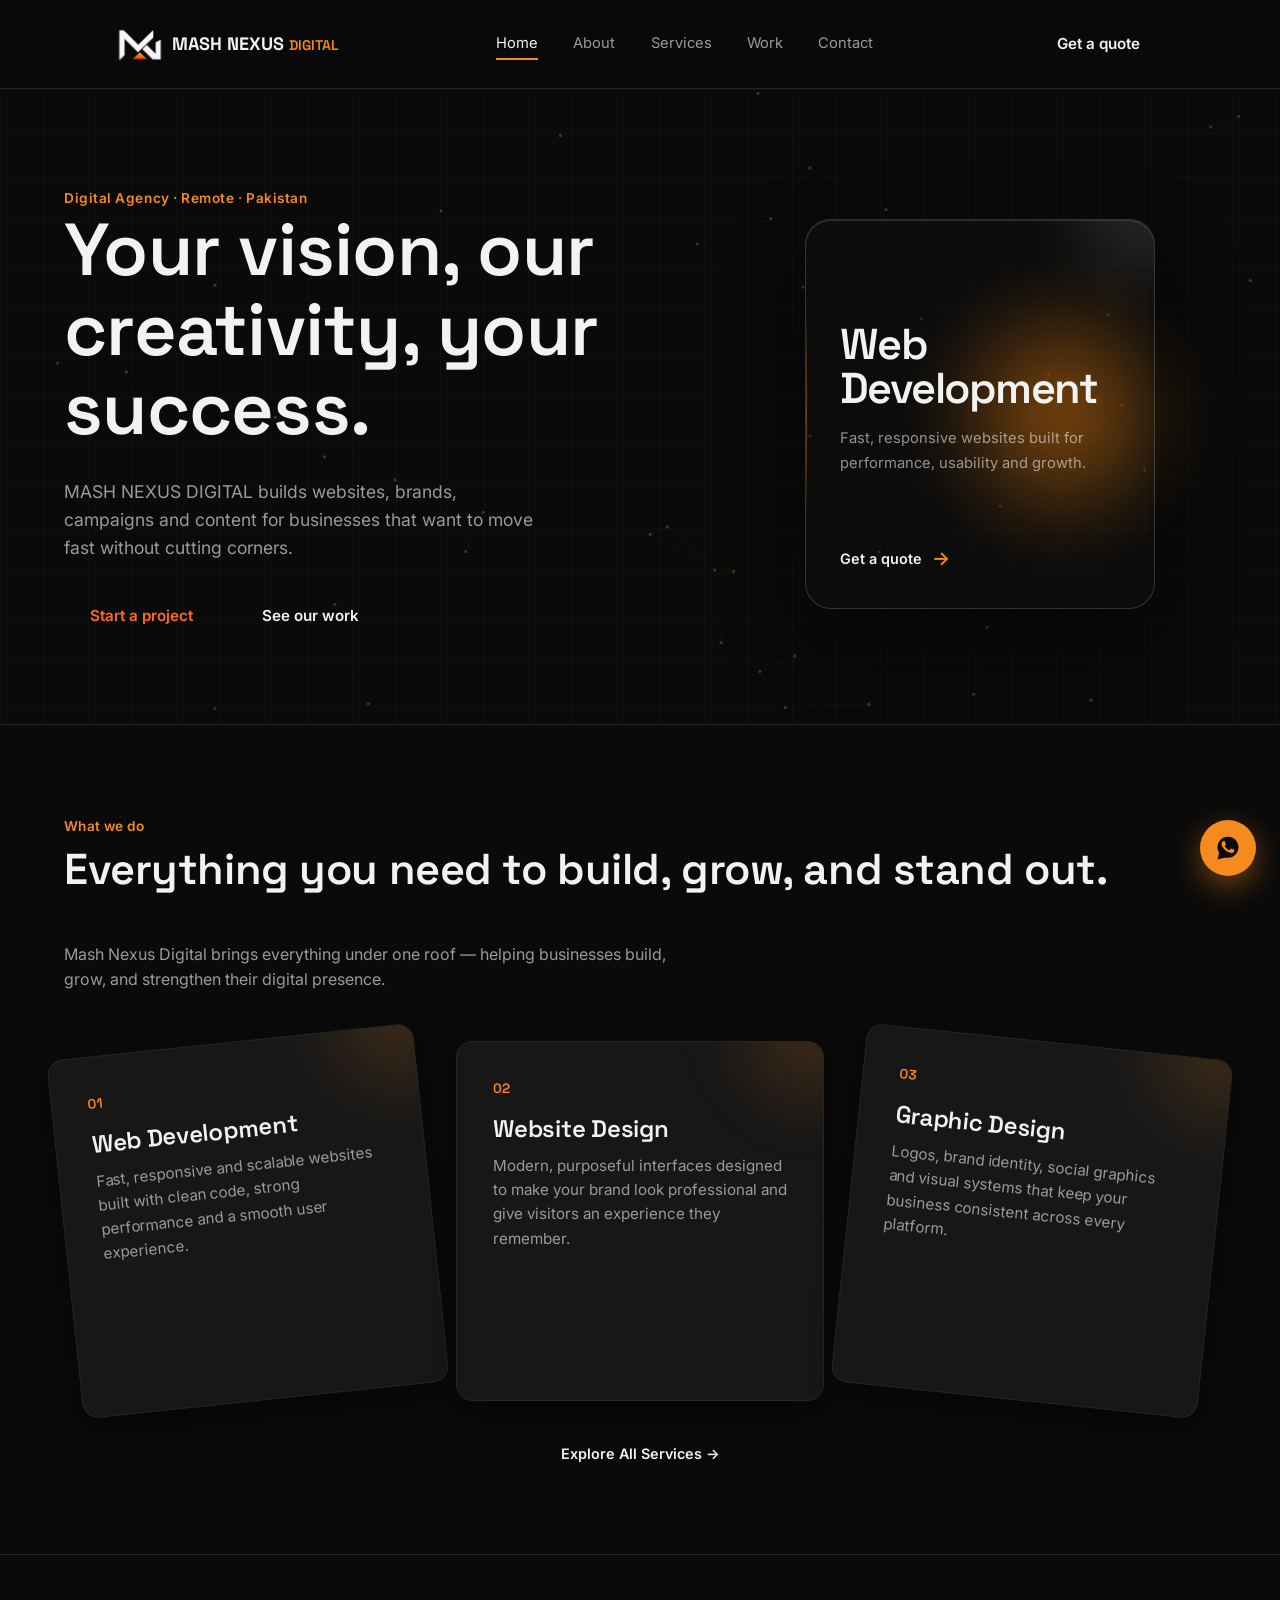
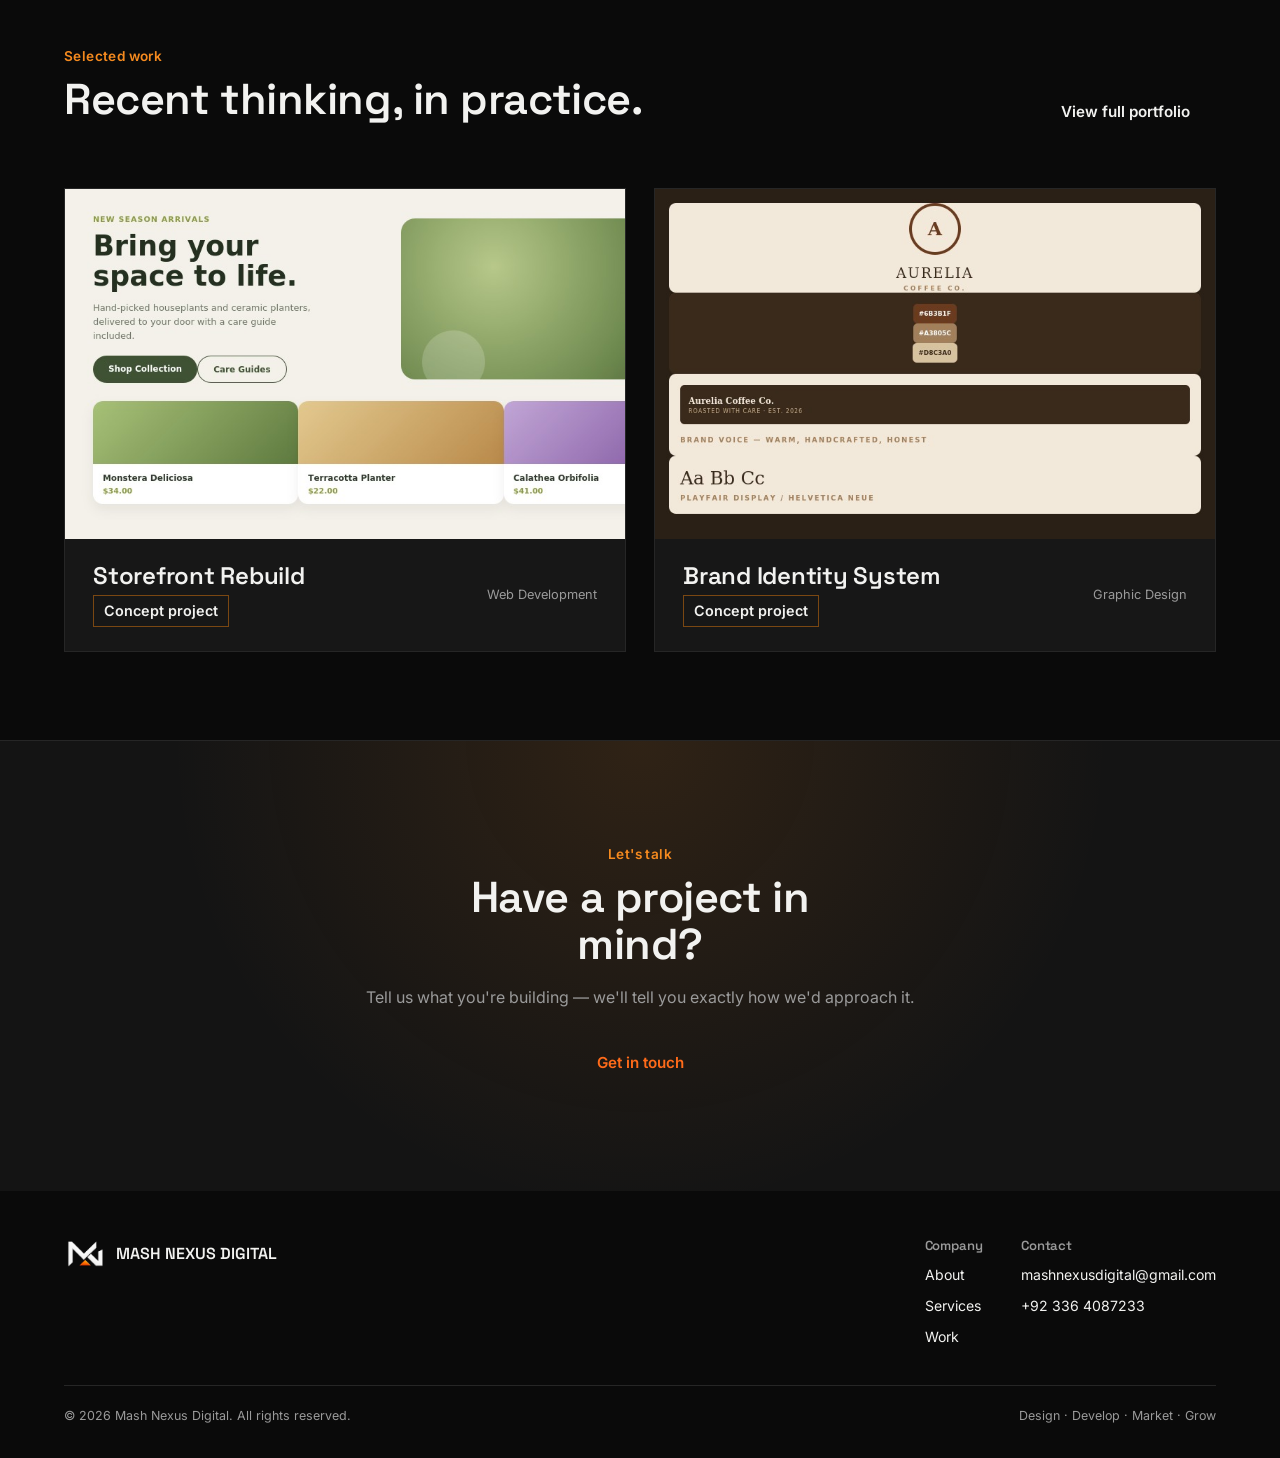
<file: index.html>
<!DOCTYPE html>
<html lang="en">
<head>
<meta charset="UTF-8">
<meta name="viewport" content="width=device-width, initial-scale=1.0">
<title>MASH NEXUS DIGITAL — Design. Develop. Market. Grow.</title>
<meta name="description" content="MASH NEXUS DIGITAL is a remote digital agency offering web development, website design, graphic design, digital marketing, video editing and ebook design.">
<link rel="icon" href="assets/logo.png">
<link rel="preconnect" href="https://fonts.googleapis.com">
<link href="https://fonts.googleapis.com/css2?family=Inter:wght@400;500;600;700&family=Space+Grotesk:wght@500;600;700&display=swap" rel="stylesheet">
<link rel="stylesheet" href="css/style.css">
</head>
<body>

<header class="site-nav">
  <div class="nav-inner">
    <a class="brand" href="index.html">
      <img src="assets/logo.png" alt="Mash Nexus Digital logo">
      <span class="brand-text">
      <strong>MASH NEXUS <span>DIGITAL</span></strong>
       </span>
    </a>
    <nav class="links">
      <a href="index.html">Home</a>
      <a href="about.html">About</a>
      <a href="services.html">Services</a>
      <a href="portfolio.html">Work</a>
      <a href="contact.html">Contact</a>
    </nav>
    <div class="nav-cta">
      <a class="btn btn-ghost" href="contact.html">Get a quote</a>
      <button class="burger" aria-label="Menu"><span></span><span></span><span></span></button>
    </div>
  </div>
</header>

<section class="hero">
  <canvas id="hero-canvas"></canvas>
  <div class="hero-inner">
    <div>
      <span class="hero-eyebrow">Digital Agency · Remote · Pakistan</span>
      <h1>Your vision, our creativity, your success.</h1>
      <p class="lead">MASH NEXUS DIGITAL builds websites, brands, campaigns and content for businesses that want to move fast without cutting corners.</p>
      <div class="hero-actions">
        <a class="btn btn-primary" href="contact.html">Start a project</a>
        <a class="btn btn-ghost" href="portfolio.html">See our work</a>
      </div>
    </div>
   <div class="hero-mark">

  <div class="hero-service-card" id="heroServiceCard">

    <div class="hero-service-content">

      <h2 id="heroServiceTitle">
        Web Development
      </h2>

      <p id="heroServiceDescription">
        Fast, responsive websites built for performance,
        usability and growth.
      </p>

    </div>

    <a href="contact.html" class="hero-service-quote">
      Get a quote
      <span>→</span>
    </a>

  </div>

</div>

  </div>

  <div class="hero-service-dots" id="heroServiceDots"></div>

</div>
  </div>
</section>

<section id="services">

  <div class="section-head">
    <div>
      <span class="tag">What we do</span>
      <h2>Everything you need to build, grow, and stand out.</h2>
    </div>

    <p>
      Mash Nexus Digital brings everything under one roof — helping businesses
      build, grow, and strengthen their digital presence.
    </p>
  </div>

  <div class="section-inner service-grid">

    <div class="service-card reveal">
      <span class="sc-num">01</span>
      <h3>Web Development</h3>
      <p>
        Fast, responsive and scalable websites built with clean code,
        strong performance and a smooth user experience.
      </p>
    </div>

    <div class="service-card reveal">
      <span class="sc-num">02</span>
      <h3>Website Design</h3>
      <p>
        Modern, purposeful interfaces designed to make your brand look
        professional and give visitors an experience they remember.
      </p>
    </div>

    <div class="service-card reveal">
      <span class="sc-num">03</span>
      <h3>Graphic Design</h3>
      <p>
        Logos, brand identity, social graphics and visual systems that
        keep your business consistent across every platform.
      </p>
    </div>

  </div>

  <div style="text-align:center; margin-top:40px;">
    <a href="services.html" class="hero-service-quote">
      Explore All Services →
    </a>
  </div>

</section>

<section id="work">
  <div class="section-head">
    <div>
      <span class="tag">Selected work</span>
      <h2>Recent thinking, in practice.</h2>
    </div>
    <a class="btn btn-ghost" href="portfolio.html">View full portfolio</a>
  </div>
  <div class="section-inner work-grid">
    <div class="work-card reveal">
      <div class="work-thumb"><img src="assets/portfolio/web-development.jpg" alt="Loom & Leaf e-commerce website concept" loading="lazy"></div>
      <div class="work-meta">
        <div>
          <h3>Storefront Rebuild</h3>
          <span class="concept-badge">Concept project</span>
        </div>
        <small>Web Development</small>
      </div>
    </div>
    <div class="work-card reveal">
      <div class="work-thumb"><img src="assets/portfolio/graphic-design.jpg" alt="Aurelia Coffee Co. brand identity concept" loading="lazy"></div>
      <div class="work-meta">
        <div>
          <h3>Brand Identity System</h3>
          <span class="concept-badge">Concept project</span>
        </div>
        <small>Graphic Design</small>
      </div>
    </div>
  </div>
</section>

<section class="cta-band reveal">
  <span class="tag">Let's talk</span>
  <h2>Have a project in mind?</h2>
  <p style="margin:0 auto 1.6em;">Tell us what you're building — we'll tell you exactly how we'd approach it.</p>
  <a class="btn btn-primary" href="contact.html">Get in touch</a>
</section>

<footer>
  <div class="footer-inner">
    <a class="footer-brand" href="index.html">
      <img src="assets/logo.png" alt="Mash Nexus Digital logo">
      MASH NEXUS DIGITAL
    </a>
    <div class="footer-links">
      <div>
        <h4>Company</h4>
        <a href="about.html">About</a>
        <a href="services.html">Services</a>
        <a href="portfolio.html">Work</a>
        
      </div>
      <div>
        <h4>Contact</h4>
        <a href="mailto:mashnexusdigital@gmail.com">mashnexusdigital@gmail.com</a>
        <a href="tel:+923364087233">+92 336 4087233</a>
      </div>
    </div>
  </div>
  <div class="footer-bottom">
    <span>© 2026 Mash Nexus Digital. All rights reserved.</span>
    <span>Design · Develop · Market · Grow</span>
  </div>
</footer>

<a href="https://wa.me/923364087233" class="whatsapp-float" target="_blank" rel="noopener" aria-label="Chat on WhatsApp">
      <svg viewBox="0 0 32 32" width="28" height="28" fill="currentColor" aria-hidden="true">
        <path d="M16.004 3C9.376 3 4 8.373 4 15c0 2.386.7 4.607 1.902 6.47L4 29l7.72-1.87A11.94 11.94 0 0 0 16.004 27C22.63 27 28 21.627 28 15S22.63 3 16.004 3Zm6.99 16.86c-.298.836-1.47 1.53-2.42 1.73-.645.137-1.487.246-4.324-.928-3.63-1.5-5.965-5.188-6.148-5.43-.18-.243-1.47-1.955-1.47-3.73 0-1.775.93-2.646 1.26-3.008.33-.362.722-.453.963-.453.24 0 .482.002.692.013.222.011.52-.084.813.621.298.717 1.014 2.478 1.103 2.658.09.18.15.393.03.636-.12.243-.18.393-.36.605-.18.212-.378.474-.54.636-.18.18-.368.376-.158.738.21.362.936 1.545 2.01 2.503 1.38 1.232 2.544 1.615 2.906 1.797.36.18.57.15.78-.09.21-.243.9-1.05 1.14-1.41.24-.362.48-.302.81-.18.33.12 2.09.986 2.45 1.166.36.18.6.27.69.42.09.15.09.87-.207 1.706Z"/>
      </svg>
    </a>

    <script src="js/main.js"></script>
</body>
</html>
</file>
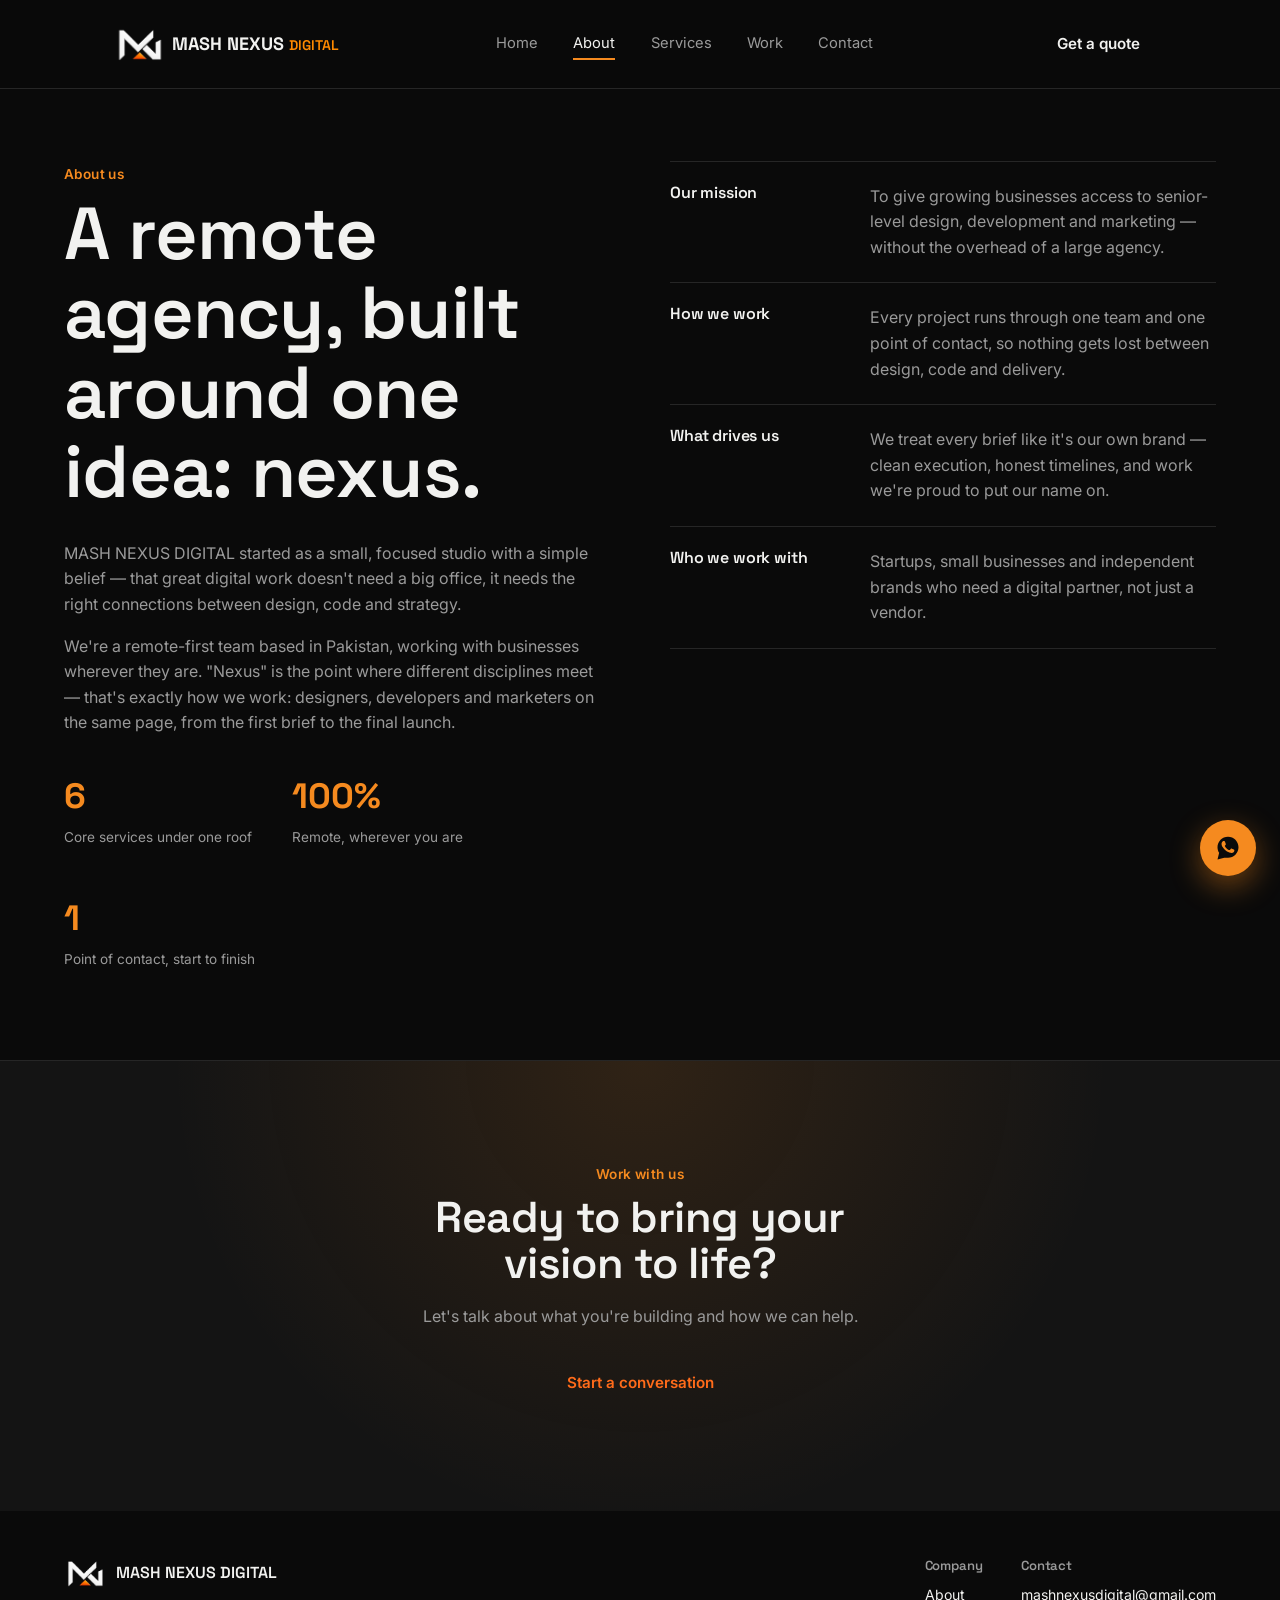
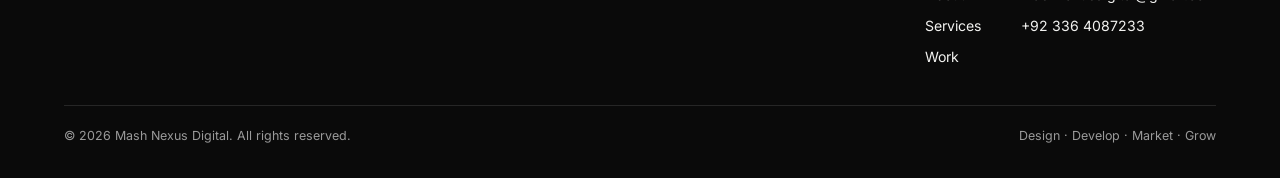
<file: about.html>
<!doctype html>
<html lang="en">
  <head>
    <meta charset="UTF-8" />
    <meta name="viewport" content="width=device-width, initial-scale=1.0" />
    <title>About — MASH NEXUS DIGITAL</title>
    <meta
      name="description"
      content="MASH NEXUS DIGITAL is a remote digital agency built to connect ambitious brands with the design, development and marketing they need to grow."
    />
    <link rel="icon" href="assets/logo.png" />
    <link rel="preconnect" href="https://fonts.googleapis.com" />
    <link
      href="https://fonts.googleapis.com/css2?family=Inter:wght@400;500;600;700&family=Space+Grotesk:wght@500;600;700&display=swap"
      rel="stylesheet"
    />
    <link rel="stylesheet" href="css/style.css" />
  </head>
  <body>
    <header class="site-nav">
      <div class="nav-inner">
        <a class="brand" href="index.html">
          <img src="assets/logo.png" alt="Mash Nexus Digital logo" />
          <span class="brand-text">
            <strong>MASH NEXUS <span>DIGITAL</span></strong>
          </span>
        </a>
        <nav class="links">
          <a href="index.html">Home</a>
          <a href="about.html">About</a>
          <a href="services.html">Services</a>
          <a href="portfolio.html">Work</a>
          <a href="contact.html">Contact</a>
        </nav>
        <div class="nav-cta">
          <a class="btn btn-ghost" href="contact.html">Get a quote</a>
          <button class="burger" aria-label="Menu">
            <span></span><span></span><span></span>
          </button>
        </div>
      </div>
    </header>

    <section style="padding-top: 72px">
      <div class="section-inner about-split">
        <div class="reveal">
          <span class="tag">About us</span>
          <h1>A remote agency, built around one idea: nexus.</h1>
          <p>
            MASH NEXUS DIGITAL started as a small, focused studio with a simple
            belief — that great digital work doesn't need a big office, it needs
            the right connections between design, code and strategy.
          </p>
          <p>
            We're a remote-first team based in Pakistan, working with businesses
            wherever they are. "Nexus" is the point where different disciplines
            meet — that's exactly how we work: designers, developers and
            marketers on the same page, from the first brief to the final
            launch.
          </p>
          <div class="stat-row">
            <div class="stat">
              <strong>6</strong><span>Core services under one roof</span>
            </div>
            <div class="stat">
              <strong>100%</strong><span>Remote, wherever you are</span>
            </div>
            <div class="stat">
              <strong>1</strong><span>Point of contact, start to finish</span>
            </div>
          </div>
        </div>
        <div class="reveal">
          <div class="values-list">
            <div class="value-row">
              <h4>Our mission</h4>
              <p>
                To give growing businesses access to senior-level design,
                development and marketing — without the overhead of a large
                agency.
              </p>
            </div>
            <div class="value-row">
              <h4>How we work</h4>
              <p>
                Every project runs through one team and one point of contact, so
                nothing gets lost between design, code and delivery.
              </p>
            </div>
            <div class="value-row">
              <h4>What drives us</h4>
              <p>
                We treat every brief like it's our own brand — clean execution,
                honest timelines, and work we're proud to put our name on.
              </p>
            </div>
            <div class="value-row">
              <h4>Who we work with</h4>
              <p>
                Startups, small businesses and independent brands who need a
                digital partner, not just a vendor.
              </p>
            </div>
          </div>
        </div>
      </div>
    </section>

    <section class="cta-band reveal">
      <span class="tag">Work with us</span>
      <h2>Ready to bring your vision to life?</h2>
      <p style="margin: 0 auto 1.6em">
        Let's talk about what you're building and how we can help.
      </p>
      <a class="btn btn-primary" href="contact.html">Start a conversation</a>
    </section>

    <footer>
      <div class="footer-inner">
        <a class="footer-brand" href="index.html">
          <img src="assets/logo.png" alt="Mash Nexus Digital logo" />
          MASH NEXUS DIGITAL
        </a>
        <div class="footer-links">
          <div>
            <h4>Company</h4>
            <a href="about.html">About</a>
            <a href="services.html">Services</a>
            <a href="portfolio.html">Work</a>
          </div>
          <div>
            <h4>Contact</h4>
            <a href="mailto:mashnexusdigital@gmail.com"
              >mashnexusdigital@gmail.com</a
            >
            <a href="tel:+923364087233">+92 336 4087233</a>
          </div>
        </div>
      </div>
      <div class="footer-bottom">
        <span>© 2026 Mash Nexus Digital. All rights reserved.</span>
        <span>Design · Develop · Market · Grow</span>
      </div>
    </footer>

    <a href="https://wa.me/923364087233" class="whatsapp-float" target="_blank" rel="noopener" aria-label="Chat on WhatsApp">
      <svg viewBox="0 0 32 32" width="28" height="28" fill="currentColor" aria-hidden="true">
        <path d="M16.004 3C9.376 3 4 8.373 4 15c0 2.386.7 4.607 1.902 6.47L4 29l7.72-1.87A11.94 11.94 0 0 0 16.004 27C22.63 27 28 21.627 28 15S22.63 3 16.004 3Zm6.99 16.86c-.298.836-1.47 1.53-2.42 1.73-.645.137-1.487.246-4.324-.928-3.63-1.5-5.965-5.188-6.148-5.43-.18-.243-1.47-1.955-1.47-3.73 0-1.775.93-2.646 1.26-3.008.33-.362.722-.453.963-.453.24 0 .482.002.692.013.222.011.52-.084.813.621.298.717 1.014 2.478 1.103 2.658.09.18.15.393.03.636-.12.243-.18.393-.36.605-.18.212-.378.474-.54.636-.18.18-.368.376-.158.738.21.362.936 1.545 2.01 2.503 1.38 1.232 2.544 1.615 2.906 1.797.36.18.57.15.78-.09.21-.243.9-1.05 1.14-1.41.24-.362.48-.302.81-.18.33.12 2.09.986 2.45 1.166.36.18.6.27.69.42.09.15.09.87-.207 1.706Z"/>
      </svg>
    </a>

    <script src="js/main.js"></script>
  </body>
</html>
</file>
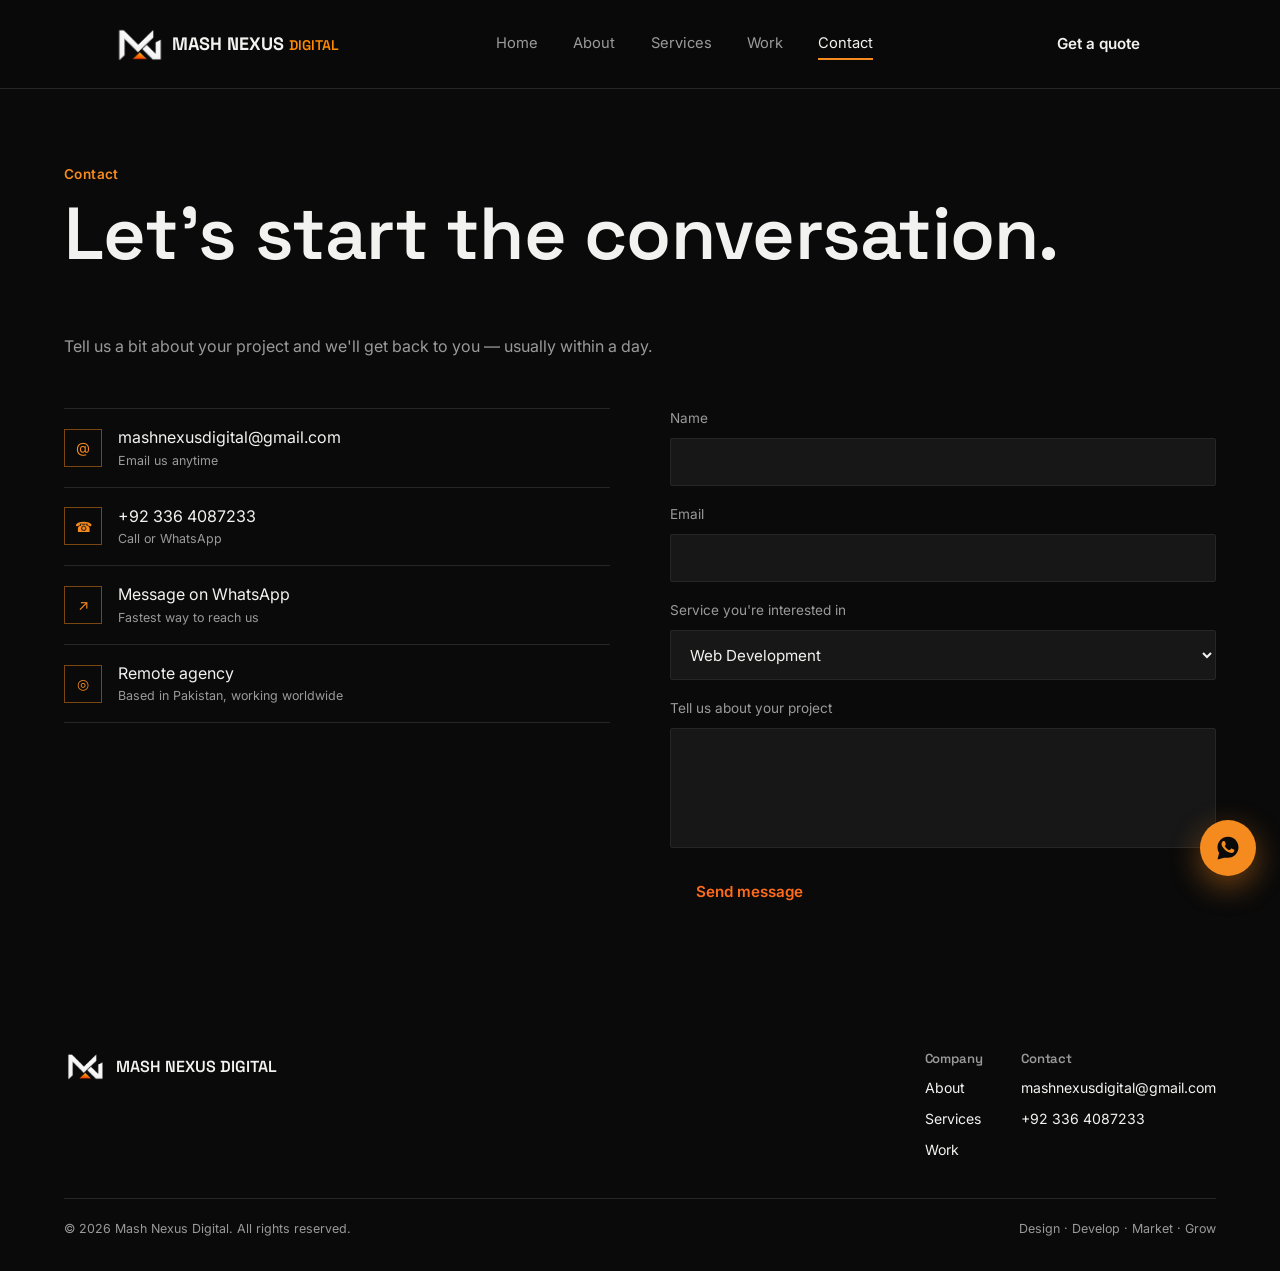
<file: contact.html>
<!doctype html>
<html lang="en">
  <head>
    <meta charset="UTF-8" />
    <meta name="viewport" content="width=device-width, initial-scale=1.0" />
    <title>Contact — MASH NEXUS DIGITAL</title>
    <meta
      name="description"
      content="Get in touch with MASH NEXUS DIGITAL to start your web, design, marketing or content project."
    />
    <link rel="icon" href="assets/logo.png" />
    <link rel="preconnect" href="https://fonts.googleapis.com" />
    <link
      href="https://fonts.googleapis.com/css2?family=Inter:wght@400;500;600;700&family=Space+Grotesk:wght@500;600;700&display=swap"
      rel="stylesheet"
    />
    <link rel="stylesheet" href="css/style.css" />
  </head>
  <body>
    <header class="site-nav">
      <div class="nav-inner">
        <a class="brand" href="index.html">
          <img src="assets/logo.png" alt="Mash Nexus Digital logo" />
          <span class="brand-text">
            <strong>MASH NEXUS <span>DIGITAL</span></strong>
          </span>
        </a>
        <nav class="links">
          <a href="index.html">Home</a>
          <a href="about.html">About</a>
          <a href="services.html">Services</a>
          <a href="portfolio.html">Work</a>
          <a href="contact.html">Contact</a>
        </nav>
        <div class="nav-cta">
          <a class="btn btn-ghost" href="contact.html">Get a quote</a>
          <button class="burger" aria-label="Menu">
            <span></span><span></span><span></span>
          </button>
        </div>
      </div>
    </header>

    <section style="padding-top: 72px">
      <div class="section-head">
        <div>
          <span class="tag">Contact</span>
          <h1>Let's start the conversation.</h1>
        </div>
        <p>
          Tell us a bit about your project and we'll get back to you — usually
          within a day.
        </p>
      </div>

      <div class="section-inner contact-grid">
        <div class="contact-info reveal">
          <div class="info-row">
            <div class="ico">@</div>
            <div>
              <a href="mailto:mashnexusdigital@gmail.com"
                >mashnexusdigital@gmail.com</a
              >
              <small>Email us anytime</small>
            </div>
          </div>
          <div class="info-row">
            <div class="ico">☎</div>
            <div>
              <a href="tel:+923364087233">+92 336 4087233</a>
              <small>Call or WhatsApp</small>
            </div>
          </div>
          <div class="info-row">
            <div class="ico">↗</div>
            <div>
              <a
                href="https://wa.me/923364087233"
                target="_blank"
                rel="noopener"
                >Message on WhatsApp</a
              >
              <small>Fastest way to reach us</small>
            </div>
          </div>
          <div class="info-row">
            <div class="ico">◎</div>
            <div>
              <div>Remote agency</div>
              <small>Based in Pakistan, working worldwide</small>
            </div>
          </div>
        </div>

        <form
          class="contact-form reveal"
          action="https://formsubmit.co/mashnexusdigital@gmail.com"
          method="POST"
        >
          <input type="hidden" name="_subject" value="New inquiry from Mash Nexus Digital website" />
          <input type="hidden" name="_template" value="table" />
          <input type="hidden" name="_captcha" value="false" />
          <input type="hidden" name="_next" value="thank-you.html" />
          <div class="field">
            <label for="name">Name</label>
            <input type="text" id="name" name="name" required />
          </div>
          <div class="field">
            <label for="email">Email</label>
            <input type="email" id="email" name="email" required />
          </div>
          <div class="field">
            <label for="service">Service you're interested in</label>
            <select id="service" name="service">
              <option>Web Development</option>
              <option>Website Design</option>
              <option>Graphic Design</option>
              <option>Digital Marketing</option>
              <option>Video Editing</option>
              <option>Ebook Design</option>
              <option>Not sure yet</option>
            </select>
          </div>
          <div class="field">
            <label for="message">Tell us about your project</label>
            <textarea id="message" name="message" required></textarea>
          </div>
          <button type="submit" class="btn btn-primary">Send message</button>
        </form>
      </div>
    </section>

    <footer>
      <div class="footer-inner">
        <a class="footer-brand" href="index.html">
          <img src="assets/logo.png" alt="Mash Nexus Digital logo" />
          MASH NEXUS DIGITAL
        </a>
        <div class="footer-links">
          <div>
            <h4>Company</h4>
            <a href="about.html">About</a>
            <a href="services.html">Services</a>
            <a href="portfolio.html">Work</a>
          </div>
          <div>
            <h4>Contact</h4>
            <a href="mailto:mashnexusdigital@gmail.com"
              >mashnexusdigital@gmail.com</a
            >
            <a href="tel:+923364087233">+92 336 4087233</a>
          </div>
        </div>
      </div>
      <div class="footer-bottom">
        <span>© 2026 Mash Nexus Digital. All rights reserved.</span>
        <span>Design · Develop · Market · Grow</span>
      </div>
    </footer>

    <a href="https://wa.me/923364087233" class="whatsapp-float" target="_blank" rel="noopener" aria-label="Chat on WhatsApp">
      <svg viewBox="0 0 32 32" width="28" height="28" fill="currentColor" aria-hidden="true">
        <path d="M16.004 3C9.376 3 4 8.373 4 15c0 2.386.7 4.607 1.902 6.47L4 29l7.72-1.87A11.94 11.94 0 0 0 16.004 27C22.63 27 28 21.627 28 15S22.63 3 16.004 3Zm6.99 16.86c-.298.836-1.47 1.53-2.42 1.73-.645.137-1.487.246-4.324-.928-3.63-1.5-5.965-5.188-6.148-5.43-.18-.243-1.47-1.955-1.47-3.73 0-1.775.93-2.646 1.26-3.008.33-.362.722-.453.963-.453.24 0 .482.002.692.013.222.011.52-.084.813.621.298.717 1.014 2.478 1.103 2.658.09.18.15.393.03.636-.12.243-.18.393-.36.605-.18.212-.378.474-.54.636-.18.18-.368.376-.158.738.21.362.936 1.545 2.01 2.503 1.38 1.232 2.544 1.615 2.906 1.797.36.18.57.15.78-.09.21-.243.9-1.05 1.14-1.41.24-.362.48-.302.81-.18.33.12 2.09.986 2.45 1.166.36.18.6.27.69.42.09.15.09.87-.207 1.706Z"/>
      </svg>
    </a>

    <script src="js/main.js"></script>
  </body>
</html>
</file>
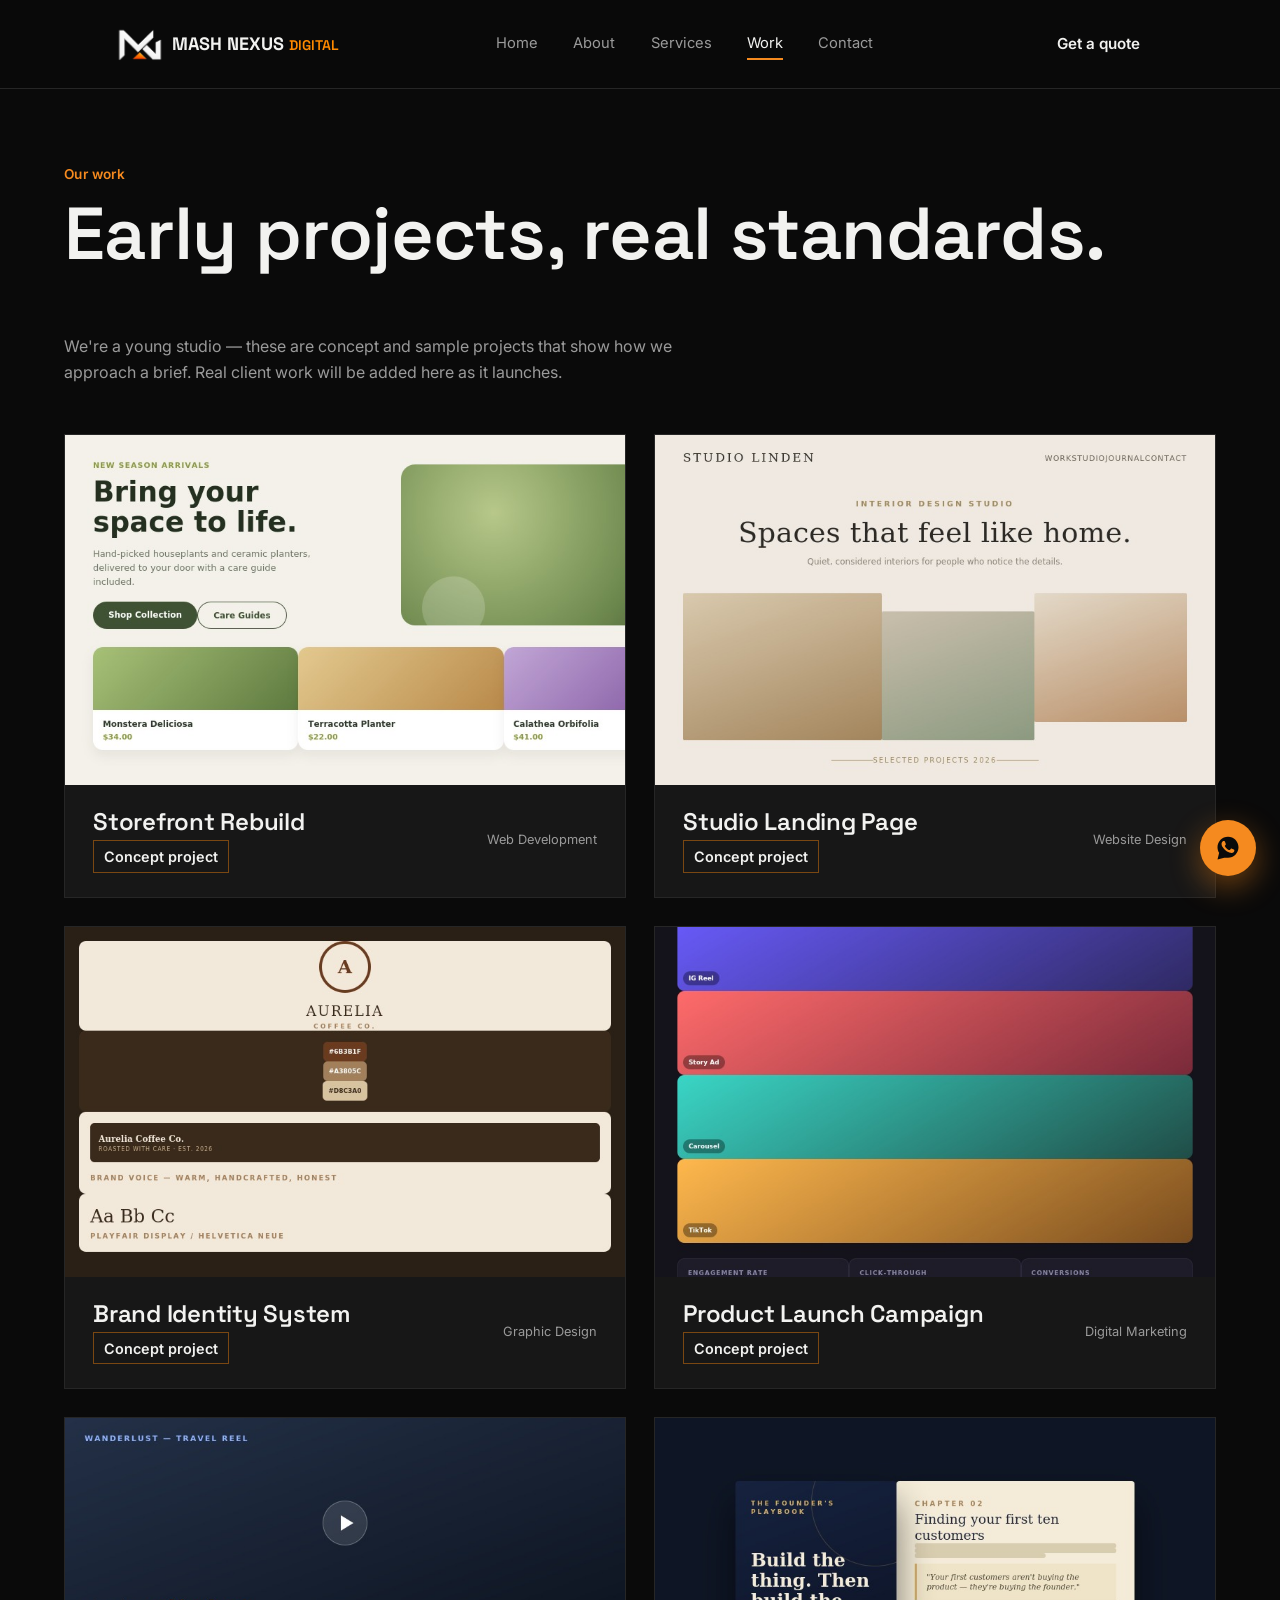
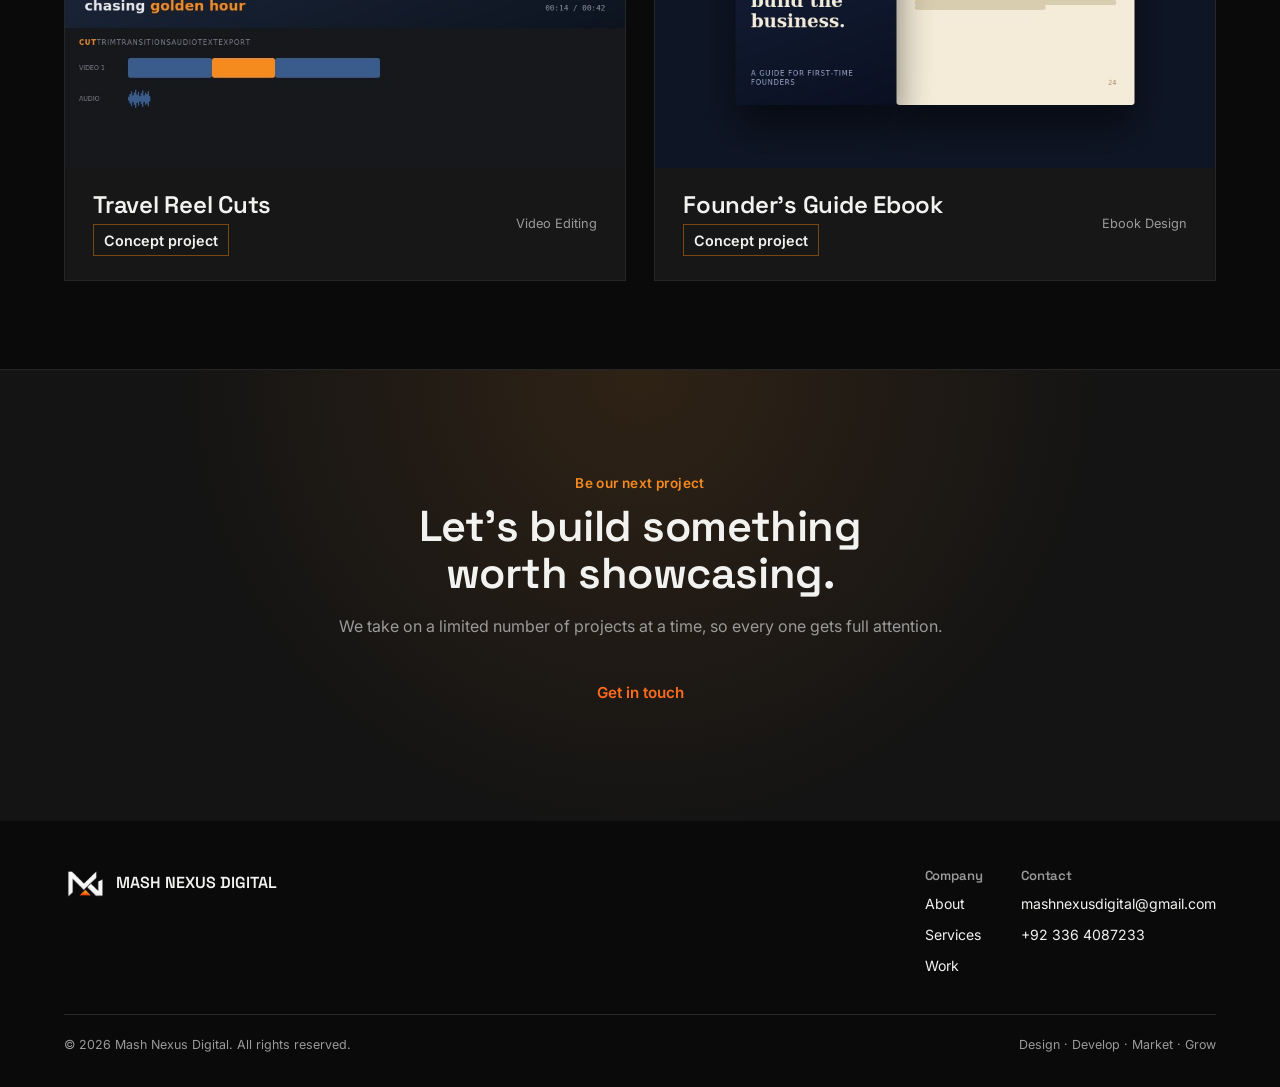
<file: portfolio.html>
<!doctype html>
<html lang="en">
  <head>
    <meta charset="UTF-8" />
    <meta name="viewport" content="width=device-width, initial-scale=1.0" />
    <title>Work — MASH NEXUS DIGITAL</title>
    <meta
      name="description"
      content="A look at concept projects and sample work from MASH NEXUS DIGITAL across web development, design, and content."
    />
    <link rel="icon" href="assets/logo.png" />
    <link rel="preconnect" href="https://fonts.googleapis.com" />
    <link
      href="https://fonts.googleapis.com/css2?family=Inter:wght@400;500;600;700&family=Space+Grotesk:wght@500;600;700&display=swap"
      rel="stylesheet"
    />
    <link rel="stylesheet" href="css/style.css" />
  </head>
  <body>
    <header class="site-nav">
      <div class="nav-inner">
        <a class="brand" href="index.html">
          <img src="assets/logo.png" alt="Mash Nexus Digital logo" />
          <span class="brand-text">
            <strong>MASH NEXUS <span>DIGITAL</span></strong>
          </span>
        </a>
        <nav class="links">
          <a href="index.html">Home</a>
          <a href="about.html">About</a>
          <a href="services.html">Services</a>
          <a href="portfolio.html">Work</a>
          <a href="contact.html">Contact</a>
        </nav>
        <div class="nav-cta">
          <a class="btn btn-ghost" href="contact.html">Get a quote</a>
          <button class="burger" aria-label="Menu">
            <span></span><span></span><span></span>
          </button>
        </div>
      </div>
    </header>

    <section style="padding-top: 72px">
      <div class="section-head">
        <div>
          <span class="tag">Our work</span>
          <h1>Early projects, real standards.</h1>
        </div>
        <p>
          We're a young studio — these are concept and sample projects that show
          how we approach a brief. Real client work will be added here as it
          launches.
        </p>
      </div>

      <div class="section-inner work-grid">
        <div class="work-card reveal">
          <div class="work-thumb"><img src="assets/portfolio/web-development.jpg" alt="Loom & Leaf e-commerce website concept" loading="lazy"></div>
          <div class="work-meta">
            <div>
              <h3>Storefront Rebuild</h3>
              <span class="concept-badge">Concept project</span>
            </div>
            <small>Web Development</small>
          </div>
        </div>

        <div class="work-card reveal">
          <div class="work-thumb"><img src="assets/portfolio/website-design.jpg" alt="Studio Linden interior design landing page concept" loading="lazy"></div>
          <div class="work-meta">
            <div>
              <h3>Studio Landing Page</h3>
              <span class="concept-badge">Concept project</span>
            </div>
            <small>Website Design</small>
          </div>
        </div>

        <div class="work-card reveal">
          <div class="work-thumb"><img src="assets/portfolio/graphic-design.jpg" alt="Aurelia Coffee Co. brand identity concept" loading="lazy"></div>
          <div class="work-meta">
            <div>
              <h3>Brand Identity System</h3>
              <span class="concept-badge">Concept project</span>
            </div>
            <small>Graphic Design</small>
          </div>
        </div>

        <div class="work-card reveal">
          <div class="work-thumb"><img src="assets/portfolio/digital-marketing.jpg" alt="PulseFit digital marketing campaign concept" loading="lazy"></div>
          <div class="work-meta">
            <div>
              <h3>Product Launch Campaign</h3>
              <span class="concept-badge">Concept project</span>
            </div>
            <small>Digital Marketing</small>
          </div>
        </div>

        <div class="work-card reveal">
          <div class="work-thumb"><img src="assets/portfolio/video-editing.jpg" alt="Wanderlust travel reel editing concept" loading="lazy"></div>
          <div class="work-meta">
            <div>
              <h3>Travel Reel Cuts</h3>
              <span class="concept-badge">Concept project</span>
            </div>
            <small>Video Editing</small>
          </div>
        </div>

        <div class="work-card reveal">
          <div class="work-thumb"><img src="assets/portfolio/ebook-design.jpg" alt="The Founder's Playbook ebook design concept" loading="lazy"></div>
          <div class="work-meta">
            <div>
              <h3>Founder's Guide Ebook</h3>
              <span class="concept-badge">Concept project</span>
            </div>
            <small>Ebook Design</small>
          </div>
        </div>
      </div>
    </section>

    <section class="cta-band reveal">
      <span class="tag">Be our next project</span>
      <h2>Let's build something worth showcasing.</h2>
      <p style="margin: 0 auto 1.6em">
        We take on a limited number of projects at a time, so every one gets
        full attention.
      </p>
      <a class="btn btn-primary" href="contact.html">Get in touch</a>
    </section>

    <footer>
      <div class="footer-inner">
        <a class="footer-brand" href="index.html">
          <img src="assets/logo.png" alt="Mash Nexus Digital logo" />
          MASH NEXUS DIGITAL
        </a>
        <div class="footer-links">
          <div>
            <h4>Company</h4>
            <a href="about.html">About</a>
            <a href="services.html">Services</a>
            <a href="portfolio.html">Work</a>
          </div>
          <div>
            <h4>Contact</h4>
            <a href="mailto:mashnexusdigital@gmail.com"
              >mashnexusdigital@gmail.com</a
            >
            <a href="tel:+923364087233">+92 336 4087233</a>
          </div>
        </div>
      </div>
      <div class="footer-bottom">
        <span>© 2026 Mash Nexus Digital. All rights reserved.</span>
        <span>Design · Develop · Market · Grow</span>
      </div>
    </footer>

    <a href="https://wa.me/923364087233" class="whatsapp-float" target="_blank" rel="noopener" aria-label="Chat on WhatsApp">
      <svg viewBox="0 0 32 32" width="28" height="28" fill="currentColor" aria-hidden="true">
        <path d="M16.004 3C9.376 3 4 8.373 4 15c0 2.386.7 4.607 1.902 6.47L4 29l7.72-1.87A11.94 11.94 0 0 0 16.004 27C22.63 27 28 21.627 28 15S22.63 3 16.004 3Zm6.99 16.86c-.298.836-1.47 1.53-2.42 1.73-.645.137-1.487.246-4.324-.928-3.63-1.5-5.965-5.188-6.148-5.43-.18-.243-1.47-1.955-1.47-3.73 0-1.775.93-2.646 1.26-3.008.33-.362.722-.453.963-.453.24 0 .482.002.692.013.222.011.52-.084.813.621.298.717 1.014 2.478 1.103 2.658.09.18.15.393.03.636-.12.243-.18.393-.36.605-.18.212-.378.474-.54.636-.18.18-.368.376-.158.738.21.362.936 1.545 2.01 2.503 1.38 1.232 2.544 1.615 2.906 1.797.36.18.57.15.78-.09.21-.243.9-1.05 1.14-1.41.24-.362.48-.302.81-.18.33.12 2.09.986 2.45 1.166.36.18.6.27.69.42.09.15.09.87-.207 1.706Z"/>
      </svg>
    </a>

    <script src="js/main.js"></script>
  </body>
</html>
</file>
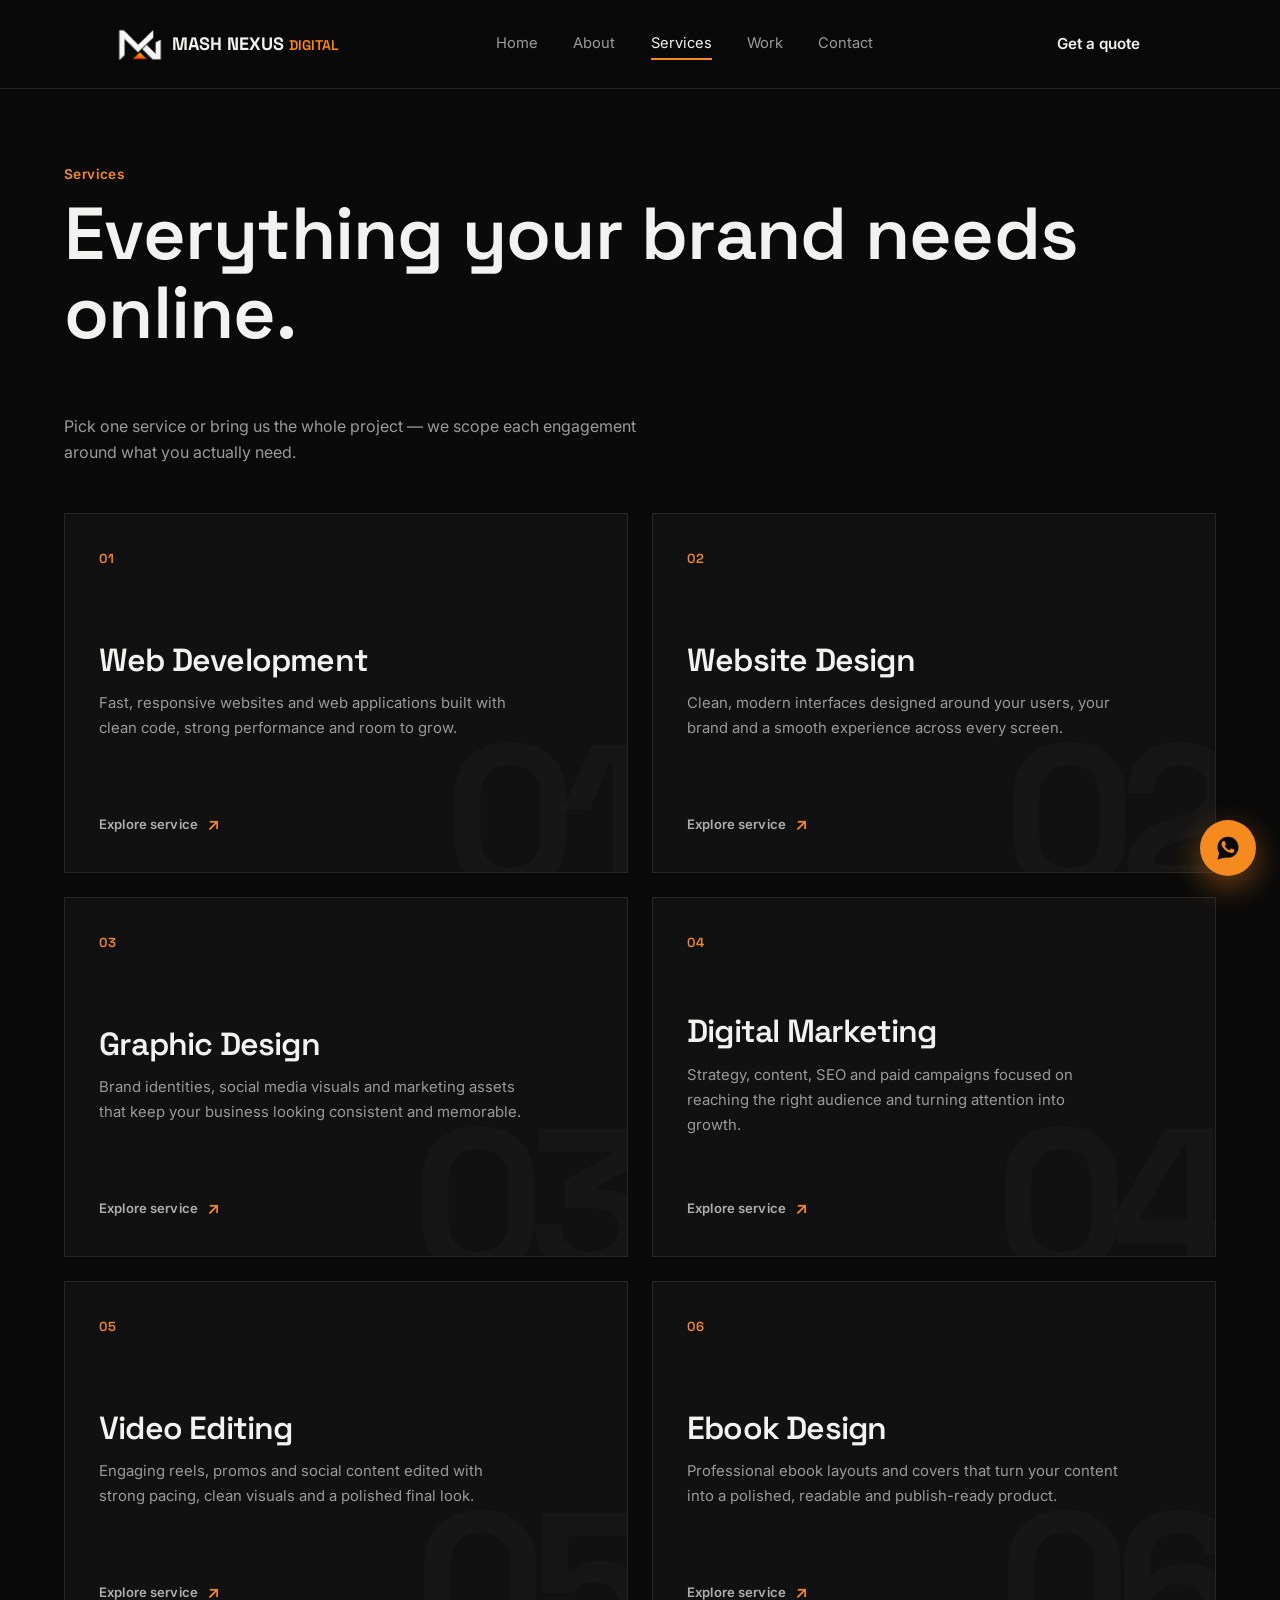
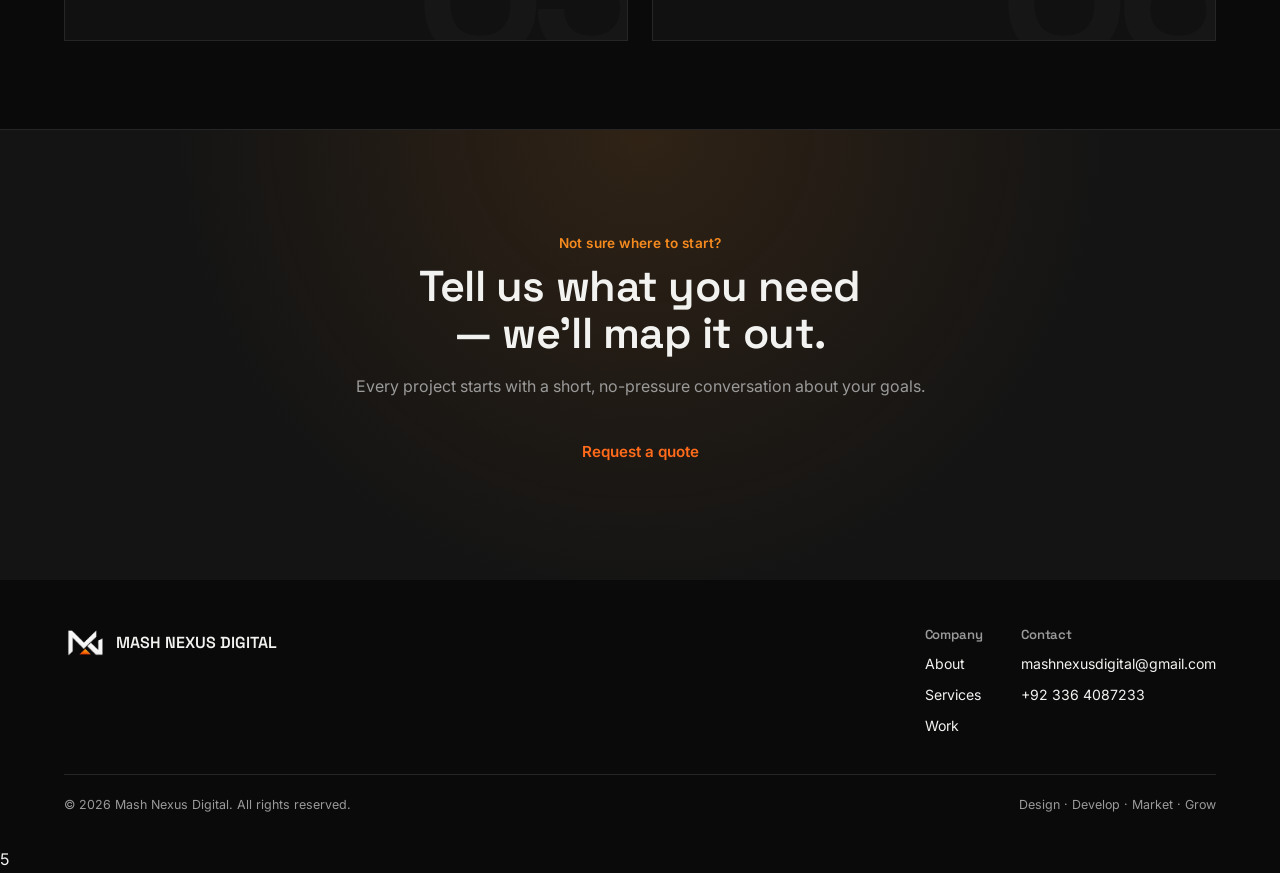
<file: services.html>
<!doctype html>
<html lang="en">
  <head>
    <meta charset="UTF-8" />
    <meta name="viewport" content="width=device-width, initial-scale=1.0" />
    <title>Services — MASH NEXUS DIGITAL</title>
    <meta
      name="description"
      content="Web development, website design, graphic design, digital marketing, video editing and ebook design — all under one roof at MASH NEXUS DIGITAL."
    />
    <link rel="icon" href="assets/logo.png" />
    <link rel="prec5onnect" href="https://fonts.googleapis.com" />
    <link
      href="https://fonts.googleapis.com/css2?family=Inter:wght@400;500;600;700&family=Space+Grotesk:wght@500;600;700&display=swap"
      rel="stylesheet"
    />
    <link rel="stylesheet" href="css/style.css" />
  </head>
  <body>
    <header class="site-nav">
      <div class="nav-inner">
        <a class="brand" href="index.html">
          <img src="assets/logo.png" alt="Mash Nexus Digital logo" />
          <span class="brand-text">
            <strong>MASH NEXUS <span>DIGITAL</span></strong>
          </span>
        </a>
        <nav class="links">
          <a href="index.html">Home</a>
          <a href="about.html">About</a>
          <a href="services.html">Services</a>
          <a href="portfolio.html">Work</a>
          <a href="contact.html">Contact</a>
        </nav>
        <div class="nav-cta">
          <a class="btn btn-ghost" href="contact.html">Get a quote</a>
          <button class="burger" aria-label="Menu">
            <span></span><span></span><span></span>
          </button>
        </div>
      </div>
    </header>

    <section style="padding-top: 72px">
      <div class="section-head">
        <div>
          <span class="tag">Services</span>
          <h1>Everything your brand needs online.</h1>
        </div>
        <p>
          Pick one service or bring us the whole project — we scope each
          engagement around what you actually need.
        </p>
      </div>

      <div class="section-inner">

        <article class="service-card reveal">
          <span class="service-bg-number">01</span>

          <span class="sc-num">01</span>

          <div class="service-card-content">
            <h3>Web Development</h3>

            <p>
              Fast, responsive websites and web applications built with clean
              code, strong performance and room to grow.
            </p>
          </div>

 

<a href="contact.html" class="service-card-link">
            Explore service
            <span>↗</span>
          </a>

          <span class="card-border card-border-top"></span>
          <span class="card-border card-border-right"></span>
          <span class="card-border card-border-bottom"></span>
          <span class="card-border card-border-left"></span>
        </article>

       
        <article class="service-card reveal">
          <span class="service-bg-number">02</span>

          <span class="sc-num">02</span>

          <div class="service-card-content">
            <h3>Website Design</h3>

            <p>
              Clean, modern interfaces designed around your users, your brand
              and a smooth experience across every screen.
            </p>
          </div>

      

<a href="contact.html" class="service-card-link">
            Explore service
            <span>↗</span>
          </a>

          <span class="card-border card-border-top"></span>
          <span class="card-border card-border-right"></span>
          <span class="card-border card-border-bottom"></span>
          <span class="card-border card-border-left"></span>
        </article>

       
        <article class="service-card reveal">
          <span class="service-bg-number">03</span>

          <span class="sc-num">03</span>

          <div class="service-card-content">
            <h3>Graphic Design</h3>

            <p>
              Brand identities, social media visuals and marketing assets that
              keep your business looking consistent and memorable.
            </p>
          </div>

         

<a href="contact.html" class="service-card-link">
            Explore service
            <span>↗</span>
          </a>

          <span class="card-border card-border-top"></span>
          <span class="card-border card-border-right"></span>
          <span class="card-border card-border-bottom"></span>
          <span class="card-border card-border-left"></span>
        </article>

        
        <article class="service-card reveal">
          <span class="service-bg-number">04</span>

          <span class="sc-num">04</span>

          <div class="service-card-content">
            <h3>Digital Marketing</h3>

            <p>
              Strategy, content, SEO and paid campaigns focused on reaching the
              right audience and turning attention into growth.
            </p>
          </div>

     
<a href="contact.html" class="service-card-link">
            Explore service
            <span>↗</span>
          </a>

          <span class="card-border card-border-top"></span>
          <span class="card-border card-border-right"></span>
          <span class="card-border card-border-bottom"></span>
          <span class="card-border card-border-left"></span>
        </article>

    
        <article class="service-card reveal">
          <span class="service-bg-number">05</span>

          <span class="sc-num">05</span>

          <div class="service-card-content">
            <h3>Video Editing</h3>

            <p>
              Engaging reels, promos and social content edited with strong
              pacing, clean visuals and a polished final look.
            </p>
          </div>

          

<a href="contact.html" class="service-card-link">
            Explore service
            <span>↗</span>
          </a>

          <span class="card-border card-border-top"></span>
          <span class="card-border card-border-right"></span>
          <span class="card-border card-border-bottom"></span>
          <span class="card-border card-border-left"></span>
        </article>

        <!-- 06 — Ebook Design -->
        <article class="service-card reveal">
          <span class="service-bg-number">06</span>

          <span class="sc-num">06</span>

          <div class="service-card-content">
            <h3>Ebook Design</h3>

            <p>
              Professional ebook layouts and covers that turn your content into
              a polished, readable and publish-ready product.
            </p>
          </div>

<a href="contact.html" class="service-card-link">
            Explore service
            <span>↗</span>
          </a>

          <span class="card-border card-border-top"></span>
          <span class="card-border card-border-right"></span>
          <span class="card-border card-border-bottom"></span>
          <span class="card-border card-border-left"></span>
        </article>
      </div>
    </section>

    <section class="cta-band reveal">
      <span class="tag">Not sure where to start?</span>
      <h2>Tell us what you need — we'll map it out.</h2>
      <p style="margin: 0 auto 1.6em">
        Every project starts with a short, no-pressure conversation about your
        goals.
      </p>
      <a class="btn btn-primary" href="contact.html">Request a quote</a>
    </section>

    <footer>
      <div class="footer-inner">
        <a class="footer-brand" href="index.html">
          <img src="assets/logo.png" alt="Mash Nexus Digital logo" />
          MASH NEXUS DIGITAL
        </a>
        <div class="footer-links">
          <div>
            <h4>Company</h4>
            <a href="about.html">About</a>
            <a href="services.html">Services</a>
            <a href="portfolio.html">Work</a>
          </div>
          <div>
            <h4>Contact</h4>
            <a href="mailto:mashnexusdigital@gmail.com"
              >mashnexusdigital@gmail.com</a
            >
            <a href="tel:+923364087233">+92 336 4087233</a>
          </div>
        </div>
      </div>
      <div class="footer-bottom">
        <span>© 2026 Mash Nexus Digital. All rights reserved.</span>
        <span>Design · Develop · Market · Grow</span>
      </div>
    </footer>

    <a href="https://wa.me/923364087233" class="whatsapp-float" target="_blank" rel="noopener" aria-label="Chat on WhatsApp">
      <svg viewBox="0 0 32 32" width="28" height="28" fill="currentColor" aria-hidden="true">
        <path d="M16.004 3C9.376 3 4 8.373 4 15c0 2.386.7 4.607 1.902 6.47L4 29l7.72-1.87A11.94 11.94 0 0 0 16.004 27C22.63 27 28 21.627 28 15S22.63 3 16.004 3Zm6.99 16.86c-.298.836-1.47 1.53-2.42 1.73-.645.137-1.487.246-4.324-.928-3.63-1.5-5.965-5.188-6.148-5.43-.18-.243-1.47-1.955-1.47-3.73 0-1.775.93-2.646 1.26-3.008.33-.362.722-.453.963-.453.24 0 .482.002.692.013.222.011.52-.084.813.621.298.717 1.014 2.478 1.103 2.658.09.18.15.393.03.636-.12.243-.18.393-.36.605-.18.212-.378.474-.54.636-.18.18-.368.376-.158.738.21.362.936 1.545 2.01 2.503 1.38 1.232 2.544 1.615 2.906 1.797.36.18.57.15.78-.09.21-.243.9-1.05 1.14-1.41.24-.362.48-.302.81-.18.33.12 2.09.986 2.45 1.166.36.18.6.27.69.42.09.15.09.87-.207 1.706Z"/>
      </svg>
    </a>

    <script src="js/main.js"></script>
  </body>
</html>
5
</file>
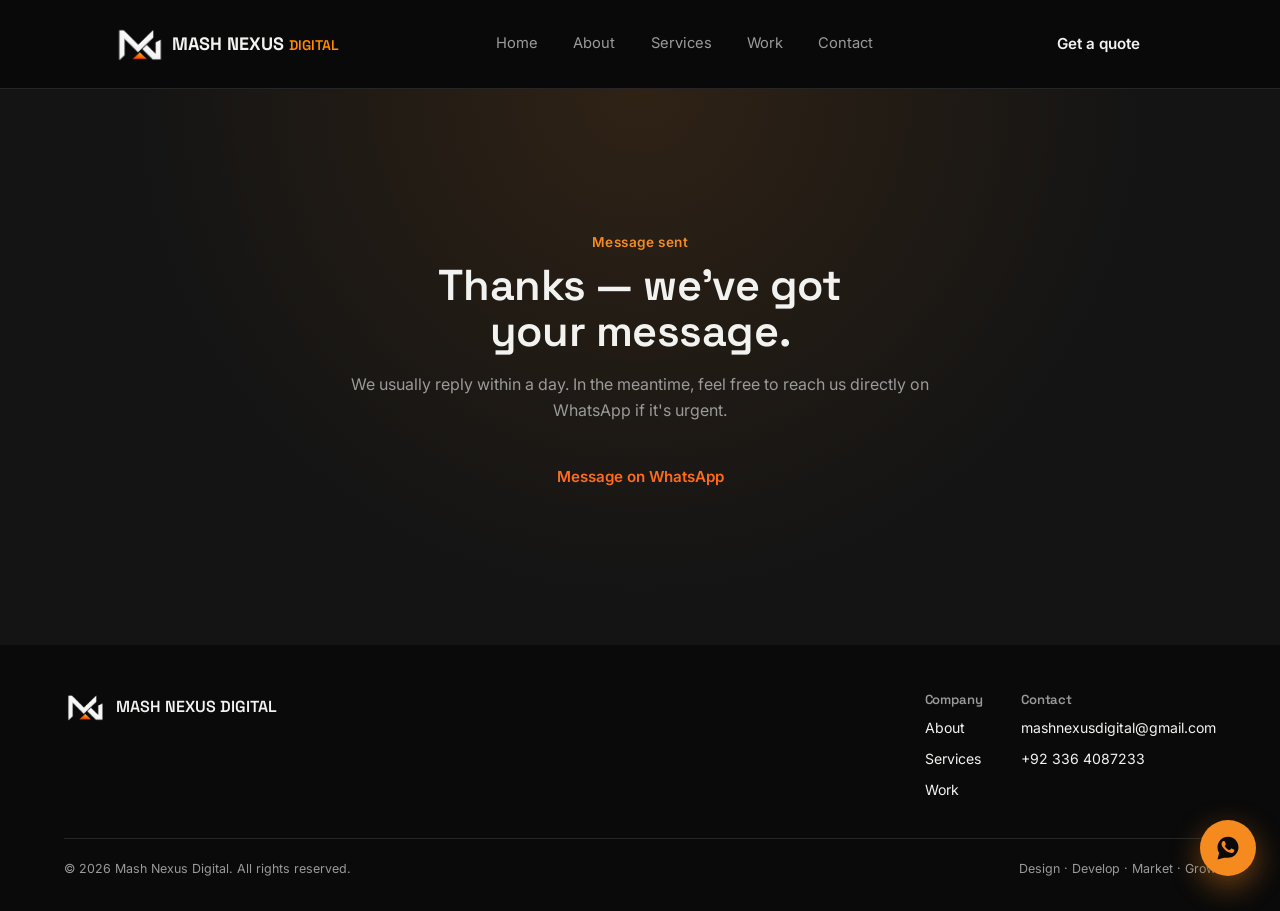
<file: thank-you.html>
<!doctype html>
<html lang="en">
  <head>
    <meta charset="UTF-8" />
    <meta name="viewport" content="width=device-width, initial-scale=1.0" />
    <title>Message Sent — MASH NEXUS DIGITAL</title>
    <meta name="robots" content="noindex" />
    <link rel="icon" href="assets/logo.png" />
    <link rel="preconnect" href="https://fonts.googleapis.com" />
    <link
      href="https://fonts.googleapis.com/css2?family=Inter:wght@400;500;600;700&family=Space+Grotesk:wght@500;600;700&display=swap"
      rel="stylesheet"
    />
    <link rel="stylesheet" href="css/style.css" />
  </head>
  <body>
    <header class="site-nav">
      <div class="nav-inner">
        <a class="brand" href="index.html">
          <img src="assets/logo.png" alt="Mash Nexus Digital logo" />
          <span class="brand-text">
            <strong>MASH NEXUS <span>DIGITAL</span></strong>
          </span>
        </a>
        <nav class="links">
          <a href="index.html">Home</a>
          <a href="about.html">About</a>
          <a href="services.html">Services</a>
          <a href="portfolio.html">Work</a>
          <a href="contact.html">Contact</a>
        </nav>
        <div class="nav-cta">
          <a class="btn btn-ghost" href="contact.html">Get a quote</a>
          <button class="burger" aria-label="Menu">
            <span></span><span></span><span></span>
          </button>
        </div>
      </div>
    </header>

    <section class="cta-band reveal" style="padding-top: 140px; padding-bottom: 140px">
      <span class="tag">Message sent</span>
      <h2>Thanks — we've got your message.</h2>
      <p style="margin: 0 auto 1.6em">
        We usually reply within a day. In the meantime, feel free to reach us
        directly on WhatsApp if it's urgent.
      </p>
      <a class="btn btn-primary" href="https://wa.me/923364087233" target="_blank" rel="noopener">Message on WhatsApp</a>
    </section>

    <footer>
      <div class="footer-inner">
        <a class="footer-brand" href="index.html">
          <img src="assets/logo.png" alt="Mash Nexus Digital logo" />
          MASH NEXUS DIGITAL
        </a>
        <div class="footer-links">
          <div>
            <h4>Company</h4>
            <a href="about.html">About</a>
            <a href="services.html">Services</a>
            <a href="portfolio.html">Work</a>
          </div>
          <div>
            <h4>Contact</h4>
            <a href="mailto:mashnexusdigital@gmail.com"
              >mashnexusdigital@gmail.com</a
            >
            <a href="tel:+923364087233">+92 336 4087233</a>
          </div>
        </div>
      </div>
      <div class="footer-bottom">
        <span>© 2026 Mash Nexus Digital. All rights reserved.</span>
        <span>Design · Develop · Market · Grow</span>
      </div>
    </footer>

    <a href="https://wa.me/923364087233" class="whatsapp-float" target="_blank" rel="noopener" aria-label="Chat on WhatsApp">
      <svg viewBox="0 0 32 32" width="28" height="28" fill="currentColor" aria-hidden="true">
        <path d="M16.004 3C9.376 3 4 8.373 4 15c0 2.386.7 4.607 1.902 6.47L4 29l7.72-1.87A11.94 11.94 0 0 0 16.004 27C22.63 27 28 21.627 28 15S22.63 3 16.004 3Zm6.99 16.86c-.298.836-1.47 1.53-2.42 1.73-.645.137-1.487.246-4.324-.928-3.63-1.5-5.965-5.188-6.148-5.43-.18-.243-1.47-1.955-1.47-3.73 0-1.775.93-2.646 1.26-3.008.33-.362.722-.453.963-.453.24 0 .482.002.692.013.222.011.52-.084.813.621.298.717 1.014 2.478 1.103 2.658.09.18.15.393.03.636-.12.243-.18.393-.36.605-.18.212-.378.474-.54.636-.18.18-.368.376-.158.738.21.362.936 1.545 2.01 2.503 1.38 1.232 2.544 1.615 2.906 1.797.36.18.57.15.78-.09.21-.243.9-1.05 1.14-1.41.24-.362.48-.302.81-.18.33.12 2.09.986 2.45 1.166.36.18.6.27.69.42.09.15.09.87-.207 1.706Z"/>
      </svg>
    </a>

    <script src="js/main.js"></script>
  </body>
</html>
</file>
<file: css/style.css>
:root {
  --bg: #0a0a0a;
  --bg-alt: #141414;
  --bg-card: #171717;
  --line: #262626;
  --text: #f2f2f0;
  --text-muted: #9a9a9a;
  --orange: #f58a1f;
  --orange-hi: #ff6b1a;
  --orange-dim: #7a4712;
  --font-display: "Space Grotesk", sans-serif;
  --font-body: "Inter", sans-serif;
  --maxw: 1180px;
  --pad: clamp(20px, 5vw, 64px);
}

*,
*::before,
*::after {
  box-sizing: border-box;
}

html {
  scroll-behavior: smooth;
}

body {
  margin: 0;
  background: var(--bg);
  color: var(--text);
  font-family: var(--font-body);
  font-size: 16px;
  line-height: 1.6;
  -webkit-font-smoothing: antialiased;
  opacity: 0;
  animation: pageIn 0.5s ease forwards;
}

@keyframes pageIn {
  to {
    opacity: 1;
  }
}

::-webkit-scrollbar {
  width: 10px;
}

::-webkit-scrollbar-track {
  background: var(--bg);
}

::-webkit-scrollbar-thumb {
  background: var(--line);
  border-radius: 6px;
}

::-webkit-scrollbar-thumb:hover {
  background: var(--orange-dim);
}

img {
  max-width: 100%;
  display: block;
}

a {
  color: inherit;
  text-decoration: none;
}

h1,
h2,
h3,
h4 {
  font-family: var(--font-display);
  font-weight: 600;
  line-height: 1.08;
  margin: 0 0 0.4em;
  letter-spacing: -0.01em;
}

h1 {
  font-size: clamp(2.4rem, 6vw, 4.6rem);
}

h2 {
  font-size: clamp(1.8rem, 4vw, 2.7rem);
}

h3 {
  font-size: clamp(1.2rem, 2.4vw, 1.5rem);
}

p {
  margin: 0 0 1em;
  max-width: 62ch;
  color: var(--text-muted);
}

.container {
  max-width: var(--maxw);
  margin: 0 auto;
  padding: 0 var(--pad);
}

.btn {
  position: relative;
  display: inline-flex;
  align-items: center;
  gap: 0.5em;
  padding: 0.9em 1.6em;
  border-radius: 2px;
  font-family: var(--font-body);
  font-weight: 600;
  font-size: 0.95rem;
  border: 2px solid transparent;
  cursor: pointer;
  overflow: hidden;
  z-index: 1;
  transition:
    color 0.4s cubic-bezier(0.25, 0.46, 0.45, 0.94),
    transform 0.25s ease,
    border-color 0.25s ease;
}

.btn:active {
  transform: scale(0.97);
}

.btn::before {
  content: "";
  position: absolute;
  bottom: 0;
  left: 0;
  width: 100%;
  height: 0;
  z-index: -1;
  transition: height 0.4s cubic-bezier(0.25, 0.46, 0.45, 0.94);
}

.btn-primary {
  background: transparent;
  /* border-color:var(--line); */
  color: #ff6b1a;
}

.btn-primary:hover {
  color: var(--text);
  /* background-color: #ff6b1a ; */
  border-color: var(--orange);
}

.btn-primary:hover::before {
  height: 100%;
}

.btn-ghost {
  background: transparent;
  /* border-color: var(--line); */
  color: var(--text);
}

.btn-ghost::before {
  background: var(--orange);
}

.btn-ghost:hover {
  color: var(--text);
  border-color: var(--orange);
}

.btn-ghost:hover::before {
  height: 100%;
}

/* =========================================================
   NAVIGATION
========================================================= */

header.site-nav {
  position: sticky;
  top: 0;
  z-index: 100;
  background: rgba(10, 10, 10, 0.82);
  backdrop-filter: blur(10px);
  border-bottom: 1px solid var(--line);
}

.nav-inner {
  display: flex;
  align-items: center;
  justify-content: space-between;
  padding: 16px var(--pad);
  max-width: var(--maxw);
  margin: 0 auto;
}

.brand {
  display: flex;
  align-items: center;
  gap: 0.4em;
  font-family: var(--font-display);
  font-weight: 600;
  font-size: 1.05rem;
}

.brand-text {
  text-align: center;
  line-height: 1.1;
}

.brand-text span {
  /* display:block; */
  text-align: center;
  color: #ff8a00;
}

.brand-text strong {
  font-size: 18px;
  font-weight: 700;
}

.brand-text span {
  font-size: 14px;
  font-weight: 600;
}

.brand img {
  height: 34px;
  width: auto;
}

nav.links {
  display: flex;
  gap: 2.2em;
}

nav.links a {
  font-size: 0.92rem;
  color: var(--text-muted);
  position: relative;
  padding: 4px 0;
  overflow: hidden;
  transition: color 0.2s ease;
}

nav.links a::before,
nav.links a::after {
  content: "";
  position: absolute;
  width: 0;
  height: 2px;
  background: var(--orange);
}

nav.links a::before {
  top: 0;
  left: 0;
}

nav.links a::after {
  bottom: 0;
  right: 0;
}

nav.links a:hover::before {
  width: 100%;
  transition: width 0.25s ease-in-out;
}

nav.links a:hover::after {
  width: 100%;
  transition: width 0.25s ease-in-out 0.25s;
}

nav.links a:not(:hover)::before,
nav.links a:not(:hover)::after {
  transition: width 0.25s ease-in-out;
}

nav.links a:hover {
  color: var(--text);
}

nav.links a.active {
  color: var(--text);
}

nav.links a.active::after {
  width: 100%;
}

.nav-cta {
  display: flex;
  align-items: center;
  gap: 1.4em;
}

.burger {
  display: none;
  background: none;
  border: 0;
  cursor: pointer;
}

.burger span {
  display: block;
  width: 24px;
  height: 2px;
  background: var(--text);
  margin: 5px 0;
  transition: 0.25s;
}

/* =========================================================
   HERO
========================================================= */

.hero {
  position: relative;
  overflow: hidden;
  padding: 96px var(--pad) 80px;
  border-bottom: 1px solid var(--line);
  background-image:
    linear-gradient(rgba(255, 255, 255, 0.025) 1px, transparent 1px),
    linear-gradient(90deg, rgba(255, 255, 255, 0.025) 1px, transparent 1px);
  background-size: 44px 44px;
}

#hero-canvas {
  position: absolute;
  inset: 0;
  width: 100%;
  height: 100%;
  opacity: 0.55;
  pointer-events: none;
}

.hero-inner {
  position: relative;
  z-index: 2;
  max-width: var(--maxw);
  margin: 0 auto;
  display: grid;
  grid-template-columns: 1.15fr 0.85fr;
  gap: 40px;
  align-items: center;
}

.hero-eyebrow {
  color: var(--orange);
  font-weight: 600;
  font-size: 0.85rem;
  letter-spacing: 0.04em;
  margin-bottom: 1em;
}

.hero h1 {
  max-width: 12ch;
}

.hero p.lead {
  font-size: 1.1rem;
  max-width: 44ch;
  color: var(--text-muted);
}

.hero-actions {
  display: flex;
  gap: 1em;
  margin-top: 1.6em;
  flex-wrap: wrap;
}

@keyframes pulseGlow {
  0%,
  100% {
    transform: scale(1);
    opacity: 0.75;
  }

  50% {
    transform: scale(1.12);
    opacity: 1;
  }
}

/* =========================================================
   SECTIONS
========================================================= */

section {
  padding: 88px var(--pad);
  border-bottom: 1px solid var(--line);
}

section:last-of-type {
  border-bottom: none;
}

.section-head {
  display: flex;
  justify-content: space-between;
  align-items: flex-end;
  gap: 2em;
  max-width: var(--maxw);
  margin: 0 auto 48px;
  flex-wrap: wrap;
}

.section-head p {
  margin: 0;
}

.tag {
  color: var(--orange);
  font-weight: 600;
  font-size: 0.85rem;
  letter-spacing: 0.03em;
  margin-bottom: 0.6em;
  display: inline-block;
}

.section-inner {
  max-width: var(--maxw);
  margin: 0 auto;
}

/* =========================================================
   SERVICES
   CARD STACK VERSION
========================================================= */

.service-grid {
  display: grid;
  grid-template-columns: repeat(6, 1fr);
  gap: 24px;
}

/* Main service cards */

.service-grid .service-card {
  position: relative;
  grid-column: span 2;

  min-height: 360px;

  background: var(--bg-card);
  border: 1px solid var(--line);

  padding: 36px;

  overflow: hidden;

  border-radius: 16px;

  box-shadow: 0 10px 25px rgba(0, 0, 0, 0.45);

  transition:
    transform 0.5s cubic-bezier(0.2, 0.9, 0.3, 1.2),
    border-color 0.3s ease,
    box-shadow 0.3s ease,
    background 0.3s ease;

  isolation: isolate;
}

/* Individual card starting positions */

.service-grid .service-card:nth-child(1) {
  transform: rotate(-6deg);
  z-index: 1;
}

.service-grid .service-card:nth-child(2) {
  transform: rotate(0deg);
  z-index: 2;
}

.service-grid .service-card:nth-child(3) {
  transform: rotate(6deg);
  z-index: 3;
}

/* Orange glow / subtle overlay */

.service-grid .service-card::before {
  content: "";
  position: absolute;
  width: 220px;
  height: 220px;
  top: -120px;
  right: -100px;
  border-radius: 50%;

  background: radial-gradient(
    circle,
    rgba(245, 138, 31, 0.18),
    rgba(245, 138, 31, 0) 70%
  );

  filter: blur(20px);
  pointer-events: none;
  z-index: -1;
}

/* Hover stack spread */

.service-grid:hover .service-card:nth-child(1) {
  transform: translate(-90px, -30px) rotate(-18deg);
}

.service-grid:hover .service-card:nth-child(2) {
  transform: translate(0, -55px) rotate(0deg);
}

.service-grid:hover .service-card:nth-child(3) {
  transform: translate(90px, -30px) rotate(18deg);
}

/* Individual card hover */

.service-grid .service-card:hover {
  border-color: var(--orange-dim);

  box-shadow:
    0 20px 55px rgba(0, 0, 0, 0.55),
    0 0 45px rgba(245, 138, 31, 0.08);

  background: #131313;
}

/* Keep hovered card visually on top */

.service-grid .service-card:nth-child(1):hover {
  z-index: 10;
}

.service-grid .service-card:nth-child(2):hover {
  z-index: 10;
}

.service-grid .service-card:nth-child(3):hover {
  z-index: 10;
}

/* Service number */

.service-grid .sc-num {
  position: relative;
  z-index: 3;

  color: var(--orange);
  font-family: var(--font-display);
  font-size: 0.85rem;
  font-weight: 600;

  margin-bottom: 1.2em;
  display: block;
}

/* Heading */

.service-grid .service-card h3 {
  position: relative;
  z-index: 3;
  margin-bottom: 0.5em;

  transition:
    transform 0.35s ease,
    color 0.3s ease;
}

/* Paragraph */

.service-grid .service-card p {
  position: relative;
  z-index: 3;

  margin: 0;
  font-size: 0.95rem;

  transition: color 0.3s ease;
}

/* Content movement */

.service-grid .service-card:hover h3 {
  transform: translateX(3px);
}

.service-grid .service-card:hover p {
  color: #b2b2b2;
}

/* Animated orange edge */

.service-grid .service-card::after {
  content: "";
  position: absolute;
  inset: -1px;

  z-index: 2;
  pointer-events: none;

  padding: 1px;

  border-radius: inherit;

  background: conic-gradient(
    from -45deg,
    transparent 0deg 328deg,
    var(--orange) 342deg 360deg
  );

  -webkit-mask:
    linear-gradient(#000 0 0) content-box,
    linear-gradient(#000 0 0);

  -webkit-mask-composite: xor;

  mask:
    linear-gradient(#000 0 0) content-box,
    linear-gradient(#000 0 0);

  mask-composite: exclude;

  opacity: 0;

  transform: rotate(0deg);
}

.service-grid .service-card:hover::after {
  opacity: 1;
  animation: serviceStackBorder 4s linear infinite;
}

@keyframes serviceStackBorder {
  to {
    transform: rotate(360deg);
  }
}

/* =========================================================
   OLD SERVICE CARD SUPPORT
========================================================= */

.section-inner:not(.service-grid):has(.service-card) {
  display: grid;
  grid-template-columns: repeat(2, minmax(0, 1fr));
  gap: 24px;
}

.section-inner:not(.service-grid) > .service-card {
  position: relative;
  min-height: 360px;
  padding: 34px;
  display: flex;
  flex-direction: column;
  justify-content: space-between;
  overflow: hidden;
  background: #111111;
  border: 1px solid rgba(255, 255, 255, 0.09);

  transition:
    transform 0.35s cubic-bezier(0.22, 0.61, 0.36, 1),
    border-color 0.35s ease,
    background 0.35s ease,
    box-shadow 0.35s ease;

  isolation: isolate;
}

.section-inner:not(.service-grid) .service-bg-number {
  position: absolute;
  right: -10px;
  bottom: -48px;
  z-index: -1;

  font-family: var(--font-display);
  font-size: clamp(9rem, 16vw, 15rem);
  font-weight: 700;
  line-height: 1;
  letter-spacing: -0.08em;

  color: rgba(255, 255, 255, 0.025);

  user-select: none;
  pointer-events: none;

  transition:
    color 0.4s ease,
    transform 0.4s cubic-bezier(0.22, 0.61, 0.36, 1);
}

.section-inner:not(.service-grid) > .service-card .sc-num {
  position: relative;
  z-index: 3;

  display: block;
  margin-bottom: 36px;

  color: var(--orange);
  font-family: var(--font-display);
  font-size: 0.82rem;
  font-weight: 600;
  letter-spacing: 0.08em;
}

.section-inner:not(.service-grid) .service-card-content {
  position: relative;
  z-index: 3;
  max-width: 520px;
}

.section-inner:not(.service-grid) > .service-card h3 {
  margin: 0 0 14px;

  color: var(--text);
  font-family: var(--font-display);
  font-size: clamp(1.45rem, 2.5vw, 2rem);
  line-height: 1.08;
  letter-spacing: -0.025em;

  transition: transform 0.35s ease;
}

.section-inner:not(.service-grid) > .service-card p {
  margin: 0;
  max-width: 48ch;

  color: var(--text-muted);
  font-size: 0.93rem;
  line-height: 1.7;

  transition: color 0.35s ease;
}

.section-inner:not(.service-grid) .service-thumb {
  position: absolute;
  right: 22px;
  bottom: 22px;
  z-index: 2;

  width: 152px;
  height: 104px;
  border-radius: 10px;
  overflow: hidden;

  border: 1px solid rgba(255, 255, 255, 0.1);
  box-shadow: 0 18px 34px rgba(0, 0, 0, 0.4);

  opacity: 0.45;
  filter: grayscale(65%);
  transform: scale(0.92) translateY(6px);

  transition:
    opacity 0.4s cubic-bezier(0.22, 0.61, 0.36, 1),
    transform 0.4s cubic-bezier(0.22, 0.61, 0.36, 1),
    filter 0.4s ease;
}

.section-inner:not(.service-grid) .service-thumb img {
  width: 100%;
  height: 100%;
  object-fit: cover;
  display: block;
}

.section-inner:not(.service-grid) > .service-card:hover .service-thumb {
  opacity: 1;
  filter: grayscale(0%);
  transform: scale(1) translateY(0);
}

.section-inner:not(.service-grid) .service-card-link {
  position: relative;
  z-index: 3;

  display: inline-flex;
  align-items: center;
  gap: 9px;
  width: max-content;

  margin-top: 32px;

  color: rgba(242, 242, 240, 0.7);
  font-size: 0.82rem;
  font-weight: 600;
  letter-spacing: 0.01em;

  transition:
    color 0.3s ease,
    gap 0.3s ease;
}

.section-inner:not(.service-grid) .service-card-link span {
  color: var(--orange);
  font-size: 1.05rem;

  transition: transform 0.3s ease;
}

.section-inner:not(.service-grid) .service-card-link:hover {
  color: var(--text);
  gap: 14px;
}

.section-inner:not(.service-grid) .service-card-link:hover span {
  transform: translate(3px, -3px);
}

.section-inner:not(.service-grid) > .service-card::after {
  content: "";
  position: absolute;
  inset: -1px;

  z-index: 2;
  pointer-events: none;

  padding: 1px;

  border-radius: inherit;

  background: conic-gradient(
    from -45deg,
    transparent 0deg 328deg,
    var(--orange) 342deg 360deg
  );

  -webkit-mask:
    linear-gradient(#000 0 0) content-box,
    linear-gradient(#000 0 0);

  -webkit-mask-composite: xor;

  mask:
    linear-gradient(#000 0 0) content-box,
    linear-gradient(#000 0 0);

  mask-composite: exclude;

  opacity: 0;
  transform: rotate(0deg);
}

.section-inner:not(.service-grid) > .service-card:hover::after {
  opacity: 1;
  animation: serviceBorderLoop 4s linear infinite;
}

@keyframes serviceBorderLoop {
  to {
    transform: rotate(360deg);
  }
}

.section-inner:not(.service-grid) .card-border {
  display: none !important;
}

.section-inner:not(.service-grid) > .service-card:hover {
  transform: translateY(-6px);
  background: #131313;
  border-color: rgba(255, 255, 255, 0.13);

  box-shadow:
    0 20px 55px rgba(0, 0, 0, 0.35),
    0 0 45px rgba(245, 138, 31, 0.055);
}

.section-inner:not(.service-grid) > .service-card:hover .service-bg-number {
  color: rgba(245, 138, 31, 0.055);
  transform: translate(-8px, -5px);
}

.section-inner:not(.service-grid) > .service-card:hover h3 {
  transform: translateX(3px);
}

.section-inner:not(.service-grid) > .service-card:hover p {
  color: #b2b2b2;
}

/* =========================================================
   WORK
========================================================= */

.work-grid {
  display: grid;
  grid-template-columns: repeat(2, 1fr);
  gap: 28px;
}

.work-card {
  position: relative;
  overflow: hidden;
  border: 1px solid var(--line);
  background: var(--bg-card);
}

.work-thumb {
  aspect-ratio: 16/10;
  background: linear-gradient(135deg, #1c1c1c, #101010);

  display: flex;
  align-items: center;
  justify-content: center;

  position: relative;
  overflow: hidden;
}

.work-thumb::after {
  content: "";
  position: absolute;
  inset: 0;

  background: radial-gradient(
    circle at 30% 20%,
    rgba(245, 138, 31, 0.18),
    transparent 60%
  );
}

.work-thumb span {
  font-family: var(--font-display);
  font-size: 2.2rem;
  color: var(--line);
  z-index: 1;
}

.work-thumb img {
  position: absolute;
  inset: 0;
  width: 100%;
  height: 100%;
  object-fit: cover;
  z-index: 1;

  transition: transform 0.5s cubic-bezier(0.22, 0.61, 0.36, 1);
}

.work-card:hover .work-thumb img {
  transform: scale(1.05);
}

.work-meta {
  padding: 24px 28px;
  display: flex;
  justify-content: space-between;
  align-items: center;
}

.work-meta h3 {
  margin: 0;
}

.work-meta small {
  color: var(--text-muted);
  font-size: 0.8rem;
}

.concept-badge {
  display: inline-block;

  font-size: 0.72rem;
  font-weight: 600;

  color: var(--orange);

  border: 1px solid var(--orange-dim);

  padding: 0.25em 0.7em;
  margin-top: 0.4em;
}

/* =========================================================
   ABOUT
========================================================= */

.about-split {
  display: grid;
  grid-template-columns: 1fr 1fr;
  gap: 60px;
  align-items: start;
}

.stat-row {
  display: flex;
  gap: 40px;
  margin-top: 2em;
  flex-wrap: wrap;
}

.stat {
}

.stat strong {
  display: block;

  font-family: var(--font-display);
  font-size: 2.2rem;
  color: var(--orange);
}

.stat span {
  color: var(--text-muted);
  font-size: 0.85rem;
}

.values-list {
  display: flex;
  flex-direction: column;
  gap: 0;
}

.value-row {
  padding: 22px 0;

  border-top: 1px solid var(--line);

  display: flex;
  justify-content: space-between;
  gap: 20px;
}

.value-row:last-child {
  border-bottom: 1px solid var(--line);
}

.value-row h4 {
  margin: 0;
  min-width: 180px;
}

.value-row p {
  margin: 0;
}

/* =========================================================
   CONTACT
========================================================= */

.contact-grid {
  display: grid;
  grid-template-columns: 1fr 1fr;
  gap: 60px;
}

.contact-info .info-row {
  display: flex;
  align-items: center;
  gap: 1em;

  padding: 16px 0;

  border-top: 1px solid var(--line);
}

.contact-info .info-row:last-child {
  border-bottom: 1px solid var(--line);
}

.info-row .ico {
  width: 38px;
  height: 38px;

  border: 1px solid var(--orange-dim);

  display: flex;
  align-items: center;
  justify-content: center;

  color: var(--orange);
  font-size: 0.9rem;

  flex-shrink: 0;
}

.info-row a,
.info-row div {
  color: var(--text);
}

.info-row small {
  display: block;
  color: var(--text-muted);
  font-size: 0.78rem;
}

form.contact-form {
  display: flex;
  flex-direction: column;
  gap: 18px;
}

.field {
  display: flex;
  flex-direction: column;
  gap: 0.5em;
}

.field label {
  font-size: 0.85rem;
  color: var(--text-muted);
}

.field input,
.field textarea,
.field select {
  background: var(--bg-card);

  border: 1px solid var(--line);

  color: var(--text);

  padding: 0.9em 1em;

  font-family: var(--font-body);
  font-size: 0.95rem;

  border-radius: 2px;

  transition: border-color 0.2s ease;
}

.field input:focus,
.field textarea:focus,
.field select:focus {
  outline: none;
  border-color: var(--orange);
}

.field textarea {
  resize: vertical;
  min-height: 120px;
}

/* =========================================================
   CTA
========================================================= */

.cta-band {
  text-align: center;

  padding: 100px var(--pad);

  background:
    radial-gradient(
      circle at 50% 0%,
      rgba(245, 138, 31, 0.12),
      transparent 60%
    ),
    var(--bg-alt);
}

.cta-band h2 {
  max-width: 16ch;
  margin-left: auto;
  margin-right: auto;
}

/* =========================================================
   FOOTER
========================================================= */

footer {
  padding: 48px var(--pad) 32px;
  background: var(--bg);
}

.footer-inner {
  max-width: var(--maxw);
  margin: 0 auto;

  display: flex;
  justify-content: space-between;
  align-items: flex-start;

  flex-wrap: wrap;
  gap: 24px;

  padding-bottom: 28px;

  border-bottom: 1px solid var(--line);
}

.footer-brand {
  display: flex;
  align-items: center;
  gap: 0.6em;

  font-family: var(--font-display);
  font-weight: 600;
}

.footer-brand img {
  height: 28px;
}

.footer-links {
  display: flex;
  gap: 2.4em;
  flex-wrap: wrap;
}

.footer-links div h4 {
  font-size: 0.82rem;
  color: var(--text-muted);
  margin-bottom: 0.8em;
  font-weight: 600;
}

.footer-links div a {
  display: block;

  font-size: 0.88rem;
  color: var(--text);

  margin-bottom: 0.6em;
}

.footer-links div a:hover {
  color: var(--orange);
}

.footer-bottom {
  max-width: var(--maxw);
  margin: 0 auto;

  padding-top: 20px;

  display: flex;
  justify-content: space-between;

  font-size: 0.78rem;
  color: var(--text-muted);

  flex-wrap: wrap;
  gap: 10px;
}

/* =========================================================
   WHATSAPP FLOATING BUTTON
========================================================= */

.whatsapp-float {
  position: fixed;
  bottom: 24px;
  right: 24px;
  z-index: 999;

  width: 56px;
  height: 56px;
  border-radius: 50%;

  display: flex;
  align-items: center;
  justify-content: center;

  background: var(--orange);
  color: #0a0a0a;

  box-shadow:
    0 10px 30px rgba(245, 138, 31, 0.45),
    0 4px 14px rgba(0, 0, 0, 0.4);

  transition:
    transform 0.25s ease,
    box-shadow 0.25s ease,
    background 0.25s ease;
}

.whatsapp-float:hover {
  transform: scale(1.08);
  background: var(--orange-hi);
  box-shadow:
    0 14px 40px rgba(245, 138, 31, 0.55),
    0 6px 18px rgba(0, 0, 0, 0.45);
}

@media (max-width: 500px) {
  .whatsapp-float {
    width: 50px;
    height: 50px;
    bottom: 16px;
    right: 16px;
  }
}

/* =========================================================
   REVEAL ANIMATION
========================================================= */

.reveal {
  opacity: 0;
  transform: translateY(18px);

  transition:
    opacity 0.7s ease,
    transform 0.7s ease;
}

.reveal.in {
  opacity: 1;
  transform: translateY(0);
}

/* =========================================================
   HERO MARK
========================================================= */

.hero-mark {
  position: relative;

  min-height: 420px;

  display: flex;
  align-items: center;
  justify-content: center;

  perspective: 1000px;
}

.hero-mark::before {
  content: "";

  position: absolute;

  width: 260px;
  height: 260px;

  right: 5%;
  top: 50%;

  transform: translateY(-50%);

  border-radius: 50%;

  background: radial-gradient(
    circle,
    rgba(245, 138, 31, 0.55) 0%,
    rgba(245, 138, 31, 0.22) 35%,
    rgba(245, 138, 31, 0) 72%
  );

  filter: blur(30px);

  animation: heroGlow 5s ease-in-out infinite;

  pointer-events: none;
}

@keyframes heroGlow {
  0%,
  100% {
    transform: translateY(-50%) translateX(0) scale(1);
    opacity: 0.65;
  }

  50% {
    transform: translateY(-50%) translateX(-20px) scale(1.08);
    opacity: 1;
  }
}

/* =========================================================
   HERO SERVICE CARD
========================================================= */

.hero-service-card {
  position: relative;

  width: min(350px, 90%);
  min-height: 390px;

  padding: 34px;

  background: rgba(20, 20, 20, 0.34);

  backdrop-filter: blur(22px) saturate(125%);
  -webkit-backdrop-filter: blur(22px) saturate(125%);

  border: 1px solid rgba(255, 255, 255, 0.16);
  border-radius: 26px;

  box-shadow:
    0 30px 80px rgba(0, 0, 0, 0.45),
    inset 0 1px 1px rgba(255, 255, 255, 0.12);

  overflow: hidden;

  display: flex;
  flex-direction: column;
  justify-content: space-between;

  z-index: 2;

  opacity: 1;

  transform: translateY(0) scale(1);

  transition:
    opacity 0.45s ease,
    transform 0.45s cubic-bezier(0.22, 0.61, 0.36, 1);
}

.hero-service-card::before {
  content: "";

  position: absolute;

  width: 220px;
  height: 220px;

  top: -120px;
  right: -100px;

  border-radius: 50%;

  background: radial-gradient(
    circle,
    rgba(255, 255, 255, 0.12),
    rgba(255, 255, 255, 0) 70%
  );

  filter: blur(20px);

  pointer-events: none;
}

.hero-service-card::after {
  content: "";

  position: absolute;

  left: 0;
  top: 22%;
  bottom: 22%;

  width: 1px;

  background: linear-gradient(
    to bottom,
    transparent,
    var(--orange),
    transparent
  );

  opacity: 0.45;

  pointer-events: none;
}

.hero-service-content {
  position: relative;

  z-index: 2;

  margin-top: auto;
  margin-bottom: auto;

  padding: 40px 0;
}

.hero-service-content h2 {
  margin: 0 0 16px;

  font-family: var(--font-display);

  font-size: clamp(2rem, 4vw, 2.7rem);

  line-height: 1.02;
  letter-spacing: -0.035em;

  color: var(--text);
}

.hero-service-content p {
  margin: 0;

  max-width: 30ch;

  color: rgba(242, 242, 240, 0.58);

  font-size: 0.92rem;
  line-height: 1.7;
}

.hero-service-quote {
  position: relative;

  z-index: 2;

  display: inline-flex;
  align-items: center;

  gap: 10px;

  width: max-content;

  color: var(--text);

  font-size: 0.9rem;
  font-weight: 600;

  transition:
    color 0.25s ease,
    gap 0.25s ease;
}

.hero-service-quote span {
  color: var(--orange);
  font-size: 1.2rem;

  transition: transform 0.25s ease;
}

.hero-service-quote:hover {
  color: var(--orange);
  gap: 14px;
}

.hero-service-quote:hover span {
  transform: translateX(4px);
}

.hero-service-card.card-exit {
  opacity: 0;

  transform: translateY(20px) scale(0.97);
}

.hero-service-card.card-enter {
  opacity: 1;

  transform: translateY(0) scale(1);
}

/* =========================================================
   TABLET / MOBILE
========================================================= */

@media (max-width: 860px) {
  .section-inner:not(.service-grid):has(.service-card) {
    grid-template-columns: 1fr;
    gap: 20px;
  }

  .section-inner:not(.service-grid) > .service-card {
    min-height: 340px;
    padding: 30px;
  }

  .hero-inner {
    grid-template-columns: 1fr;
  }

  .hero-mark {
    order: -1;
  }

  .hero-mark img {
    width: 180px;
  }

  .about-split,
  .contact-grid {
    grid-template-columns: 1fr;
  }

  .work-grid {
    grid-template-columns: 1fr;
  }

  /* Service stack becomes normal cards on tablet/mobile */

  .service-grid {
    grid-template-columns: 1fr;

    display: grid;

    gap: 20px;

    padding: 20px 0;
  }

  .service-grid .service-card,
  .service-grid .service-card:nth-child(1),
  .service-grid .service-card:nth-child(2),
  .service-grid .service-card:nth-child(3) {
    grid-column: span 1;

    min-height: 340px;

    padding: 30px;

    transform: none;

    z-index: auto;
  }

  .service-grid:hover .service-card:nth-child(1),
  .service-grid:hover .service-card:nth-child(2),
  .service-grid:hover .service-card:nth-child(3) {
    transform: none;
  }

  .service-grid .service-card:hover {
    transform: translateY(-6px) !important;
  }

  /* Navigation */

  nav.links {
    position: fixed;

    inset: 64px 0 0 0;

    background: var(--bg);

    flex-direction: column;

    padding: 40px var(--pad);

    gap: 1.6em;

    transform: translateX(100%);

    transition: transform 0.3s ease;
  }

  nav.links.open {
    transform: translateX(0);
  }

  .burger {
    display: block;
  }

  .nav-cta .btn-ghost {
    display: none;
  }

  /* Hero service */

  .hero-mark {
    min-height: 400px;
    margin-top: 20px;
  }

  .hero-service-card {
    width: min(340px, 88vw);
    min-height: 370px;
  }
}

/* =========================================================
   SMALL MOBILE
========================================================= */

@media (max-width: 500px) {
  .section-inner:not(.service-grid) > .service-card {
    min-height: 320px;
    padding: 26px;
  }

  .section-inner:not(.service-grid) > .service-card .sc-num {
    margin-bottom: 28px;
  }

  .section-inner:not(.service-grid) > .service-card h3 {
    font-size: 1.45rem;
  }

  .section-inner:not(.service-grid) > .service-card p {
    font-size: 0.88rem;
  }

  .section-inner:not(.service-grid) .service-thumb {
    position: static;
    width: 100%;
    height: 150px;
    margin-top: 18px;
    opacity: 1;
    filter: grayscale(0%);
    transform: none;
  }

  .section-inner:not(.service-grid) .service-bg-number {
    font-size: 9rem;
    right: -5px;
    bottom: -28px;
  }

  .hero-service-card {
    min-height: 350px;
    padding: 28px;
  }

  .hero-service-content h2 {
    font-size: 2rem;
  }

  /* Mobile service cards */

  .service-grid {
    gap: 16px;
  }

  .service-grid .service-card,
  .service-grid .service-card:nth-child(1),
  .service-grid .service-card:nth-child(2),
  .service-grid .service-card:nth-child(3) {
    min-height: 320px;
    padding: 26px;

    transform: none;
  }

  .service-grid .service-card:hover {
    transform: translateY(-5px) !important;
  }

  .service-grid .sc-num {
    margin-bottom: 28px;
  }

  .service-grid .service-card h3 {
    font-size: 1.45rem;
  }

  .service-grid .service-card p {
    font-size: 0.88rem;
  }
}

/* =========================================================
   REDUCED MOTION
========================================================= */

@media (prefers-reduced-motion: reduce) {
  .reveal {
    transition: none;
    opacity: 1;
    transform: none;
  }

  #hero-canvas {
    display: none;
  }

  .service-grid .service-card {
    transition: none;
  }

  .service-grid .service-card::after {
    animation: none !important;
  }
}

.concept-badge {
  position: relative;
  z-index: 2;
  display: inline-flex;
  align-items: center;
  gap: 10px;
  width: max-content;
  color: var(--text);
  font-size: 0.9rem;
  font-weight: 600;
  transition:
    color 0.25s ease,
    gap 0.25s ease;
}

.concept-badge span {
  color: var(--orange);
  font-size: 1.2rem;
  transition: transform 0.25s ease;
}

.concept-badge:hover {
  color: var(--orange);
  gap: 14px;
}

.concept-badge:hover span {
  transform: translateX(4px);
}
</file>
